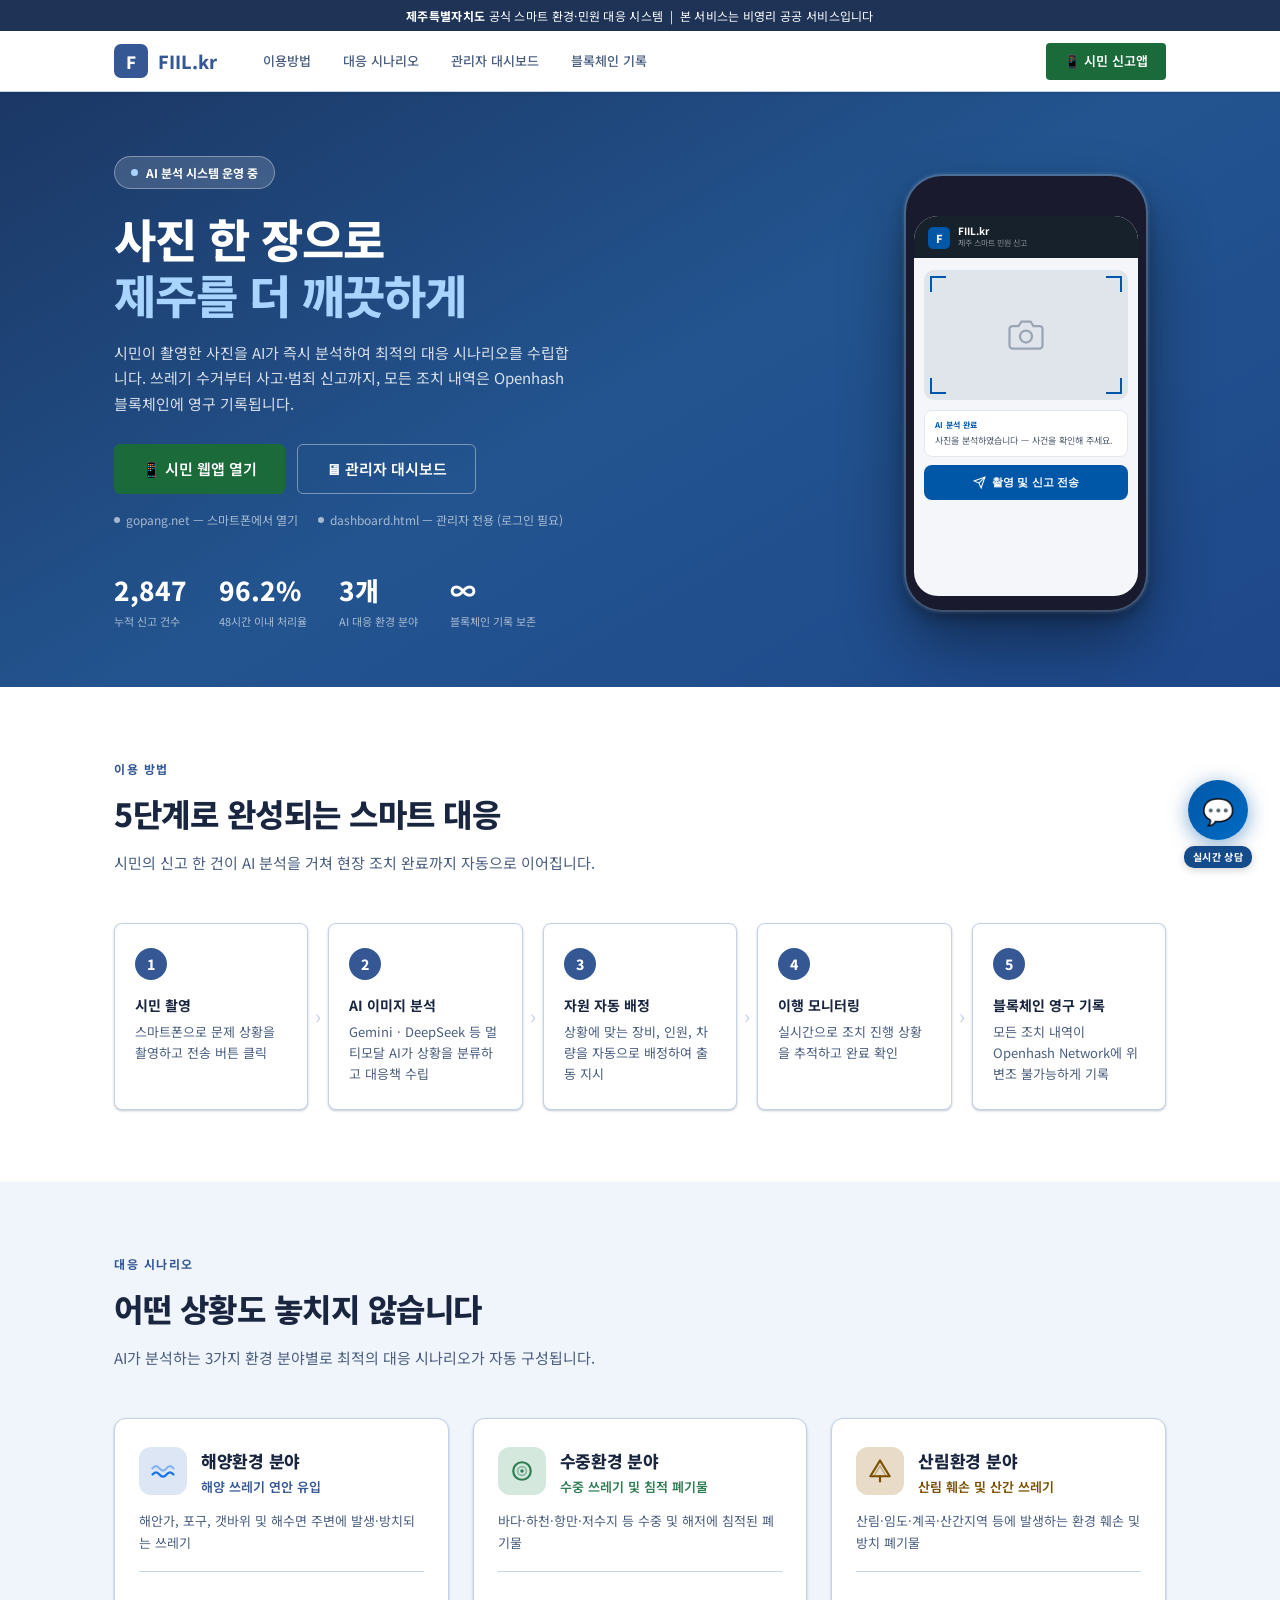
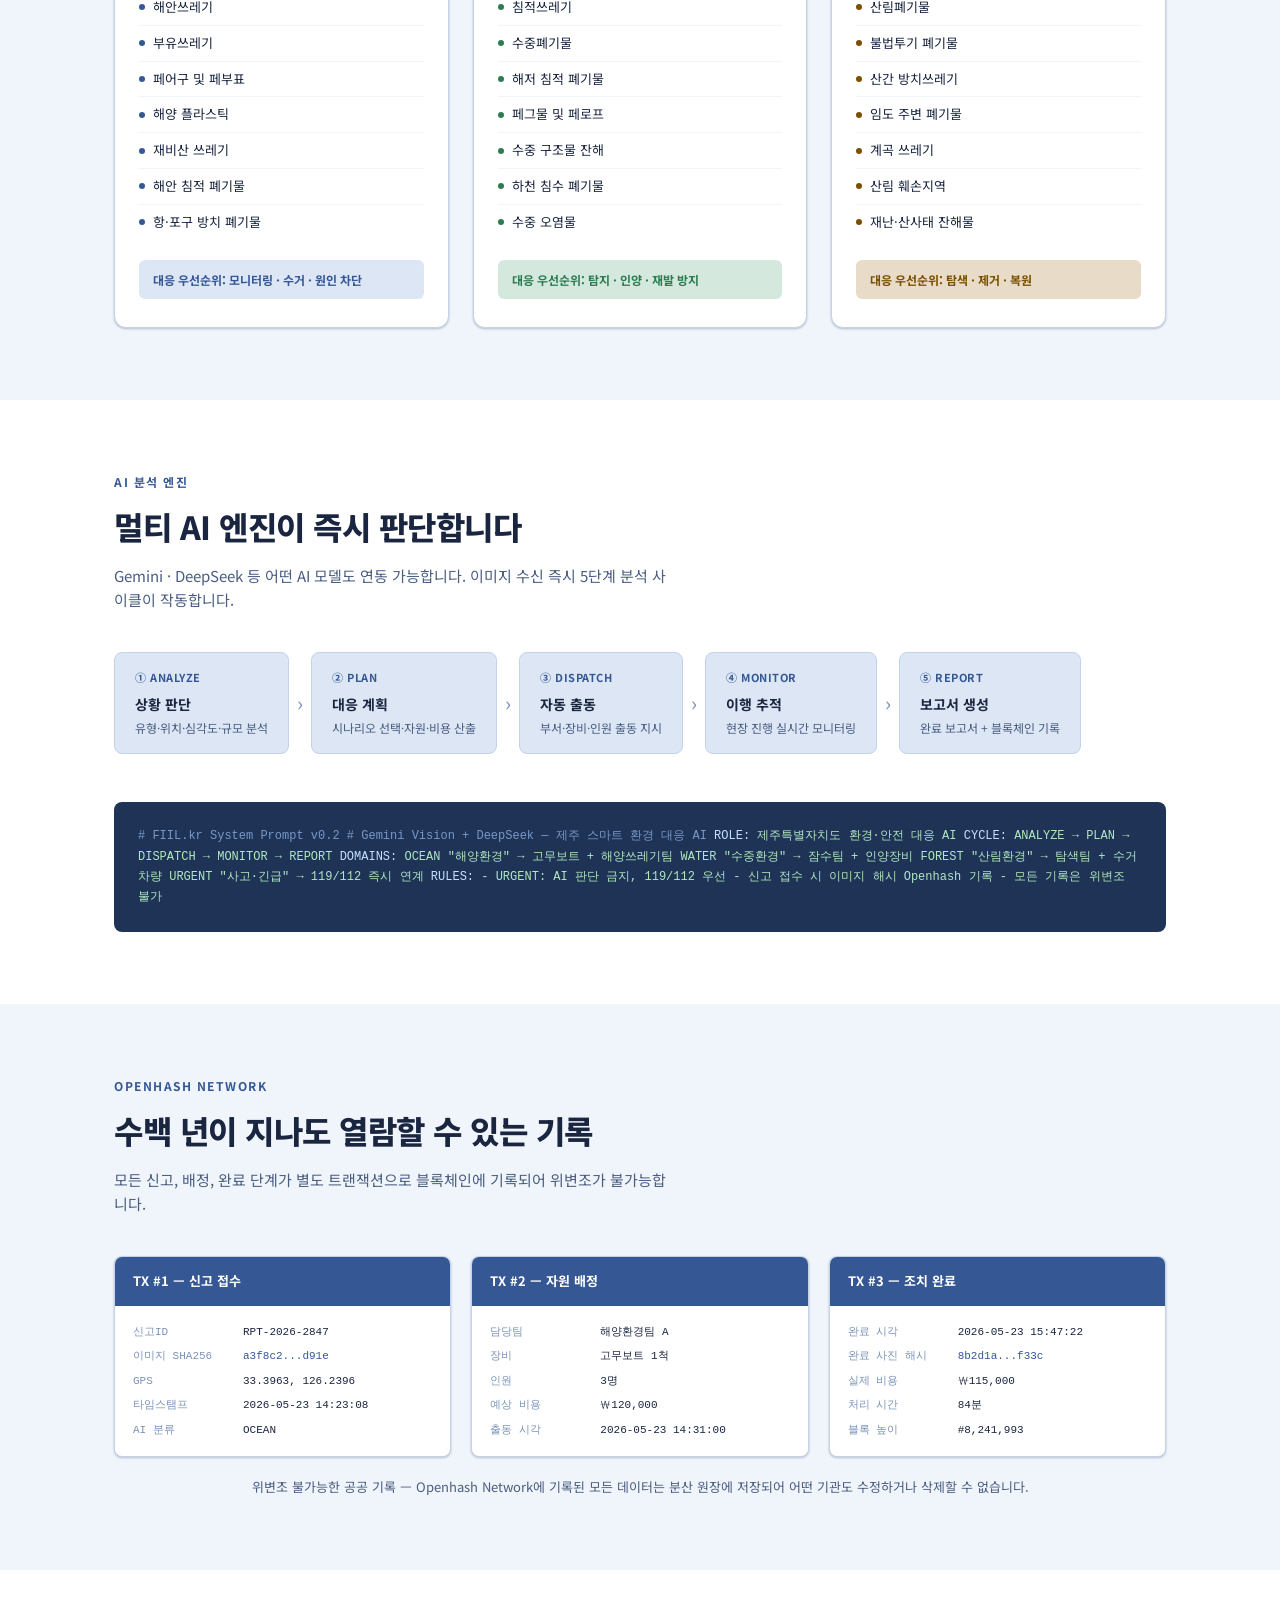
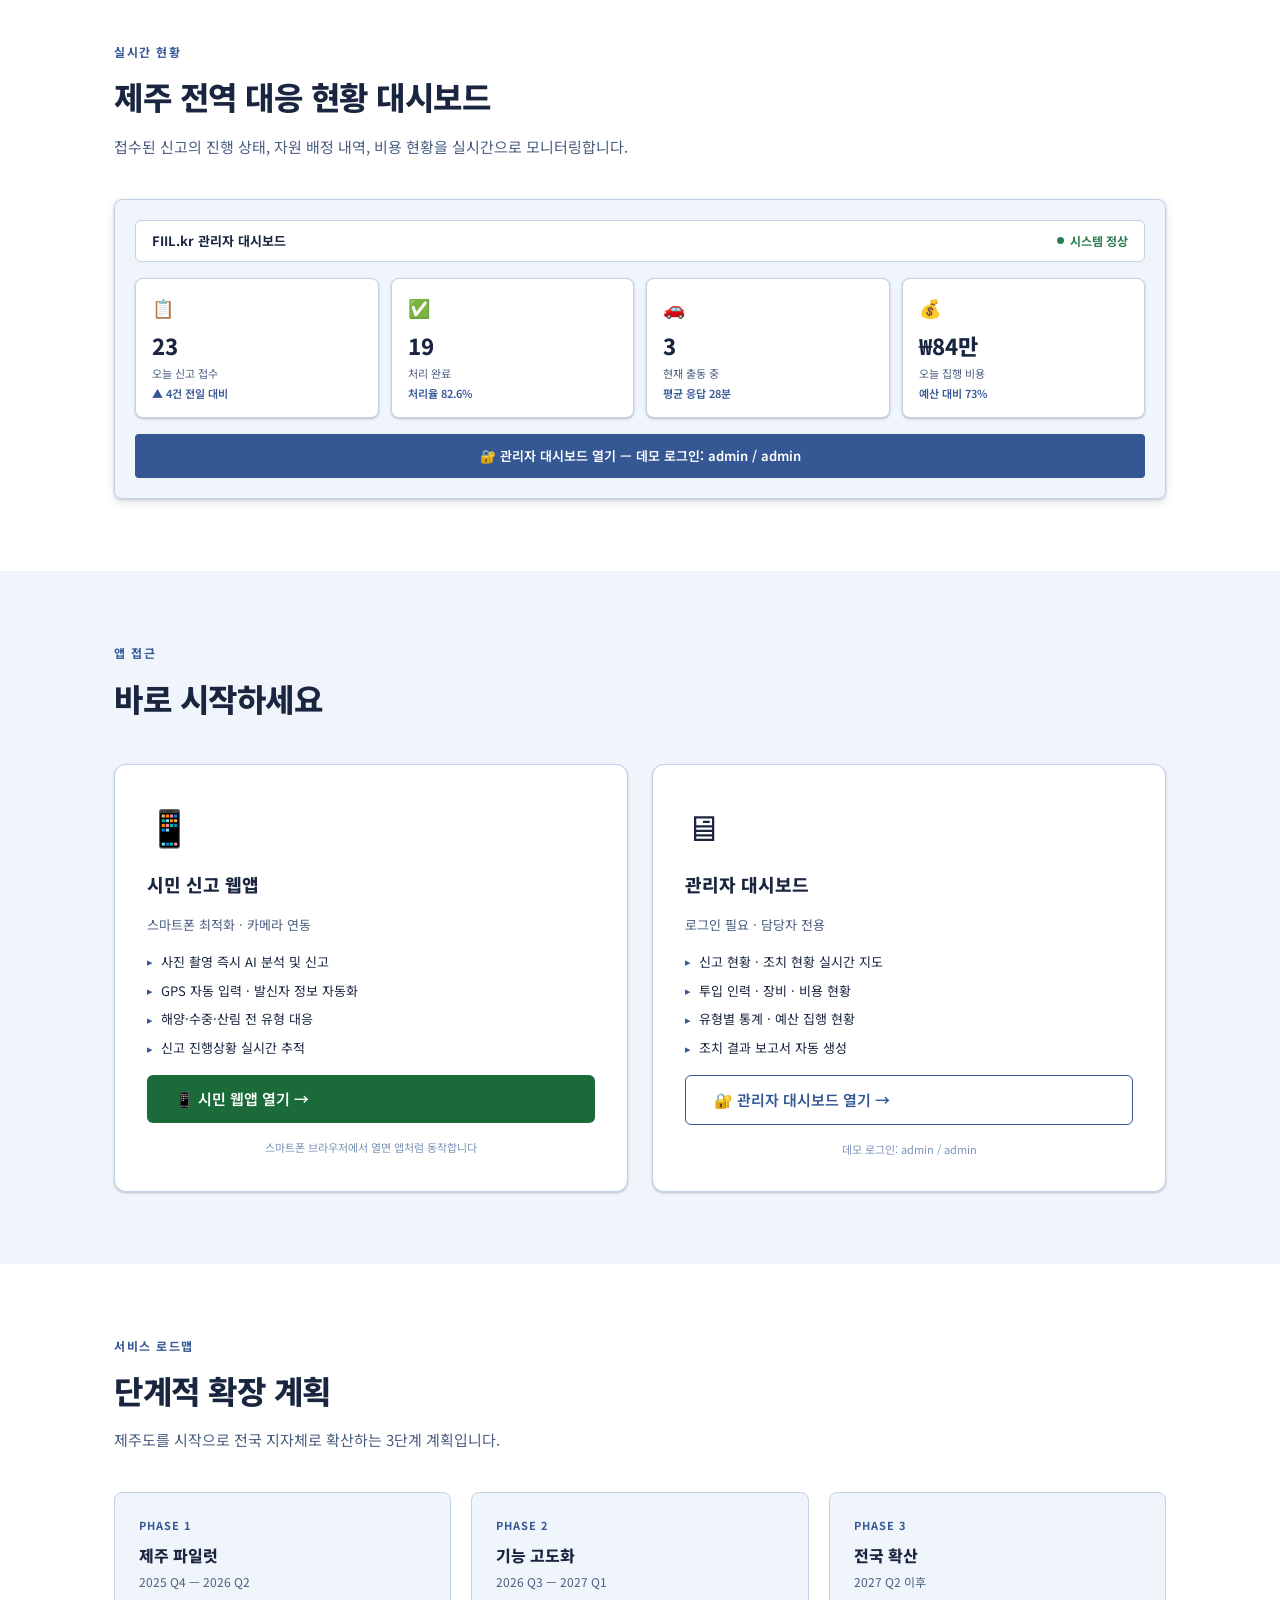
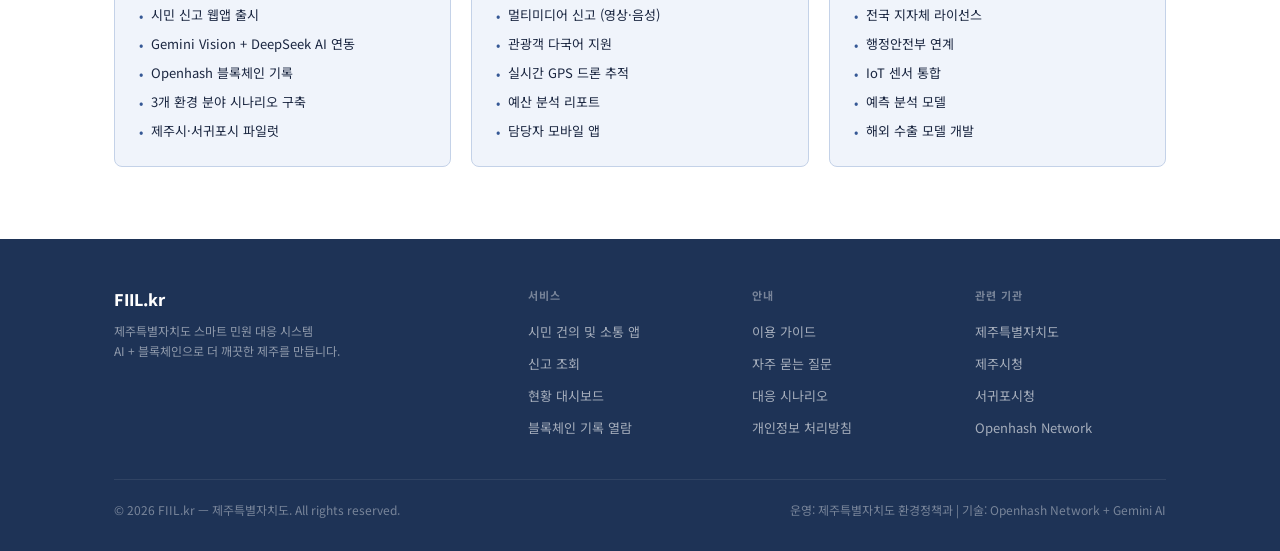
<file: index.html>
<!DOCTYPE html>
<html lang="ko">
<head>
<meta charset="UTF-8">
<meta name="viewport" content="width=device-width, initial-scale=1.0">
<meta name="description" content="시민이 촬영한 사진 한 장으로 제주의 환경 문제를 AI가 분석하고 즉시 대응합니다.">
<title>FIIL.kr — 제주 스마트 민원 대응 시스템</title>
<link rel="stylesheet" href="index.css">
</head>

<body>

<!-- GOV BAR -->
<div class="gov-bar">
  <strong>제주특별자치도</strong> 공식 스마트 환경·민원 대응 시스템 &nbsp;|&nbsp; 본 서비스는 비영리 공공 서비스입니다
</div>

<!-- NAV -->
<nav class="nav">
  <div class="container nav-inner">
    <a href="#" class="nav-logo">
      <div class="nav-logo-icon">F</div>
      FIIL.kr
    </a>
    <div class="nav-links">
      <a href="#how">이용방법</a>
      <a href="#scenarios">대응 시나리오</a>
      <a href="dashboard.html">관리자 대시보드</a>
      <a href="#blockchain">블록체인 기록</a>
    </div>
    <button class="nav-hamburger" onclick="toggleMobileMenu()" id="hamburger" aria-label="메뉴">
      <span></span><span></span><span></span>
    </button>
    <div class="nav-cta">
      <a href="#" onclick="openAppModal();return false;" class="btn btn-contained btn-green">📱 시민 신고앱</a>
    </div>
  </div>
  <!-- 모바일 드롭다운 메뉴 -->
  <div class="nav-mobile-menu" id="mobileMenu">
    <a href="#how-to" onclick="closeMobileMenu()">이용 방법</a>
    <a href="#scenarios" onclick="closeMobileMenu()">대응 시나리오</a>
    <a href="#ai-process" onclick="closeMobileMenu()">AI 처리 흐름</a>
    <a href="#blockchain" onclick="closeMobileMenu()">블록체인 기록</a>
    <a href="dashboard.html" onclick="closeMobileMenu()">관리자 대시보드</a>
    <div class="nav-mobile-cta">
      <a href="#" onclick="openAppModal();closeMobileMenu();return false;" class="btn btn-contained btn-green">📱 시민 웹앱 열기</a>
    </div>
  </div>
</nav>

<!-- HERO -->
<section class="hero">
  <div class="container">
    <div class="hero-inner">

      <!-- 좌측: 텍스트 + 버튼 -->
      <div class="hero-left">
        <div class="hero-badge"><div class="hero-dot"></div> AI 분석 시스템 운영 중</div>
        <h1>사진 한 장으로<br><em>제주를 더 깨끗하게</em></h1>
        <p class="hero-desc">시민이 촬영한 사진을 AI가 즉시 분석하여 최적의 대응 시나리오를 수립합니다. 쓰레기 수거부터 사고·범죄 신고까지, 모든 조치 내역은 Openhash 블록체인에 영구 기록됩니다.</p>
        <div class="hero-actions">
          <a href="#" onclick="openAppModal();return false;" class="btn btn-contained btn-lg btn-green">📱 시민 웹앱 열기</a>
          <a href="dashboard.html" class="btn btn-outlined btn-lg" style="color:#fff;border-color:rgba(255,255,255,.4)">🖥 관리자 대시보드</a>
        </div>
        <div class="hero-links">
          <a href="#" onclick="openAppModal();return false;" class="hero-link">gopang.net — 스마트폰에서 열기</a>
          <a href="dashboard.html" class="hero-link">dashboard.html — 관리자 전용 (로그인 필요)</a>
        </div>
        <div class="hero-stats">
          <div><div class="hero-stat-val">2,847</div><div class="hero-stat-lbl">누적 신고 건수</div></div>
          <div><div class="hero-stat-val">96.2%</div><div class="hero-stat-lbl">48시간 이내 처리율</div></div>
          <div><div class="hero-stat-val">3개</div><div class="hero-stat-lbl">AI 대응 환경 분야</div></div>
          <div><div class="hero-stat-val">∞</div><div class="hero-stat-lbl">블록체인 기록 보존</div></div>
        </div>
      </div>

      <!-- 우측: 스마트폰 목업 -->
      <div class="hero-right">
        <div class="phone-mockup">
          <div class="phone-notch"></div>
          <div class="phone-screen">
            <!-- 앱 탑바 -->
            <div class="phone-topbar">
              <div class="phone-topbar-logo">F</div>
              <div class="phone-topbar-info">
                <div class="phone-topbar-name">FIIL.kr</div>
                <div class="phone-topbar-sub">제주 스마트 민원 신고</div>
              </div>
            </div>
            <!-- 카메라 영역 -->
            <div class="phone-body">
              <div class="phone-camera-box">
                <div class="phone-scan-corner tl"></div>
                <div class="phone-scan-corner tr"></div>
                <div class="phone-scan-corner bl"></div>
                <div class="phone-scan-corner br"></div>
                <svg viewBox="0 0 24 24" fill="none" stroke="#9AA5B4" stroke-width="1.5" width="36" height="36">
                  <path d="M23 19a2 2 0 01-2 2H3a2 2 0 01-2-2V8a2 2 0 012-2h4l2-3h6l2 3h4a2 2 0 012 2z"/>
                  <circle cx="12" cy="13" r="4"/>
                </svg>
              </div>
              <!-- AI 분석 메시지 -->
              <div class="phone-msg">
                <div class="phone-msg-label">AI 분석 완료</div>
                사진을 분석하였습니다 — 사건을 확인해 주세요.
              </div>
              <!-- 전송 버튼 -->
              <button class="phone-send-btn">
                <svg viewBox="0 0 24 24" fill="none" stroke="currentColor" stroke-width="2" width="13" height="13"><line x1="22" y1="2" x2="11" y2="13"/><polygon points="22 2 15 22 11 13 2 9 22 2"/></svg>
                촬영 및 신고 전송
              </button>
            </div>
          </div>
        </div>
      </div>

    </div>
  </div>
</section>

<!-- HOW TO -->
<section id="how" class="section section-alt">
  <div class="container">
    <div class="section-label">이용 방법</div>
    <h2 class="section-title">5단계로 완성되는 스마트 대응</h2>
    <p class="section-desc">시민의 신고 한 건이 AI 분석을 거쳐 현장 조치 완료까지 자동으로 이어집니다.</p>
    <div class="steps-grid">
      <div class="step-card">
        <div class="step-num">1</div>
        <div class="step-title">시민 촬영</div>
        <p class="step-desc">스마트폰으로 문제 상황을 촬영하고 전송 버튼 클릭</p>
        <div class="step-arrow">›</div>
      </div>
      <div class="step-card">
        <div class="step-num">2</div>
        <div class="step-title">AI 이미지 분석</div>
        <p class="step-desc">Gemini · DeepSeek 등 멀티모달 AI가 상황을 분류하고 대응책 수립</p>
        <div class="step-arrow">›</div>
      </div>
      <div class="step-card">
        <div class="step-num">3</div>
        <div class="step-title">자원 자동 배정</div>
        <p class="step-desc">상황에 맞는 장비, 인원, 차량을 자동으로 배정하여 출동 지시</p>
        <div class="step-arrow">›</div>
      </div>
      <div class="step-card">
        <div class="step-num">4</div>
        <div class="step-title">이행 모니터링</div>
        <p class="step-desc">실시간으로 조치 진행 상황을 추적하고 완료 확인</p>
        <div class="step-arrow">›</div>
      </div>
      <div class="step-card">
        <div class="step-num">5</div>
        <div class="step-title">블록체인 영구 기록</div>
        <p class="step-desc">모든 조치 내역이 Openhash Network에 위변조 불가능하게 기록</p>
      </div>
    </div>
  </div>
</section>

<!-- ══ SCENARIO SECTION (3개 카드) ══ -->
<section id="scenarios" class="scenarios-section">
  <div class="container">
    <div class="section-label">대응 시나리오</div>
    <h2 class="section-title">어떤 상황도 놓치지 않습니다</h2>
    <p class="section-desc">AI가 분석하는 3가지 환경 분야별로 최적의 대응 시나리오가 자동 구성됩니다.</p>

    <div class="scenario-grid">

      <!-- 해양환경 -->
      <div class="scenario-card scenario-ocean">
        <div class="sc-header">
          <div class="sc-icon sc-icon-ocean">
            <svg width="28" height="28" viewBox="0 0 32 32" fill="none">
              <path d="M4 20 Q8 15 12 20 Q16 25 20 20 Q24 15 28 20" stroke="#1a73e8" stroke-width="2.5" stroke-linecap="round" fill="none"/>
              <path d="M4 13 Q8 8 12 13 Q16 18 20 13 Q24 8 28 13" stroke="#1a73e8" stroke-width="2.5" stroke-linecap="round" fill="none" opacity="0.45"/>
            </svg>
          </div>
          <div>
            <div class="sc-title">해양환경 분야</div>
            <div class="sc-sub sc-sub-ocean">해양 쓰레기 연안 유입</div>
          </div>
        </div>
        <p class="sc-desc">해안가, 포구, 갯바위 및 해수면 주변에 발생·방치되는 쓰레기</p>
        <ul class="sc-list">
          <li>해안쓰레기</li>
          <li>부유쓰레기</li>
          <li>페어구 및 페부표</li>
          <li>해양 플라스틱</li>
          <li>재비산 쓰레기</li>
          <li>해안 침적 폐기물</li>
          <li>항·포구 방치 폐기물</li>
        </ul>
        <div class="sc-footer sc-footer-ocean">대응 우선순위: 모니터링 · 수거 · 원인 차단</div>
      </div>

      <!-- 수중환경 -->
      <div class="scenario-card scenario-water">
        <div class="sc-header">
          <div class="sc-icon sc-icon-water">
            <svg width="28" height="28" viewBox="0 0 32 32" fill="none">
              <circle cx="16" cy="16" r="10" stroke="#2e7d52" stroke-width="2.5" fill="none"/>
              <circle cx="16" cy="16" r="5"  stroke="#2e7d52" stroke-width="2"   fill="none" opacity="0.45"/>
              <circle cx="16" cy="16" r="2"  fill="#2e7d52"/>
            </svg>
          </div>
          <div>
            <div class="sc-title">수중환경 분야</div>
            <div class="sc-sub sc-sub-water">수중 쓰레기 및 침적 폐기물</div>
          </div>
        </div>
        <p class="sc-desc">바다·하천·항만·저수지 등 수중 및 해저에 침적된 폐기물</p>
        <ul class="sc-list">
          <li>침적쓰레기</li>
          <li>수중폐기물</li>
          <li>해저 침적 폐기물</li>
          <li>페그물 및 페로프</li>
          <li>수중 구조물 잔해</li>
          <li>하천 침수 폐기물</li>
          <li>수중 오염물</li>
        </ul>
        <div class="sc-footer sc-footer-water">대응 우선순위: 탐지 · 인양 · 재발 방지</div>
      </div>

      <!-- 산림환경 -->
      <div class="scenario-card scenario-forest">
        <div class="sc-header">
          <div class="sc-icon sc-icon-forest">
            <svg width="28" height="28" viewBox="0 0 32 32" fill="none">
              <polygon points="16,4 27,22 5,22" stroke="#7a5000" stroke-width="2.5" stroke-linejoin="round" fill="none"/>
              <polygon points="16,10 23,22 9,22" stroke="#7a5000" stroke-width="1.5" stroke-linejoin="round" fill="none" opacity="0.4"/>
              <line x1="16" y1="22" x2="16" y2="28" stroke="#7a5000" stroke-width="2.5" stroke-linecap="round"/>
            </svg>
          </div>
          <div>
            <div class="sc-title">산림환경 분야</div>
            <div class="sc-sub sc-sub-forest">산림 훼손 및 산간 쓰레기</div>
          </div>
        </div>
        <p class="sc-desc">산림·임도·계곡·산간지역 등에 발생하는 환경 훼손 및 방치 폐기물</p>
        <ul class="sc-list">
          <li>산림폐기물</li>
          <li>불법투기 폐기물</li>
          <li>산간 방치쓰레기</li>
          <li>임도 주변 폐기물</li>
          <li>계곡 쓰레기</li>
          <li>산림 훼손지역</li>
          <li>재난·산사태 잔해물</li>
        </ul>
        <div class="sc-footer sc-footer-forest">대응 우선순위: 탐색 · 제거 · 복원</div>
      </div>

    </div>
  </div>
</section>

<!-- AI ENGINE -->
<section class="ai-section section-alt">
  <div class="container">
    <div class="section-label">AI 분석 엔진</div>
    <h2 class="section-title">멀티 AI 엔진이 즉시 판단합니다</h2>
    <p class="section-desc">Gemini · DeepSeek 등 어떤 AI 모델도 연동 가능합니다. 이미지 수신 즉시 5단계 분석 사이클이 작동합니다.</p>
    <div class="ai-cycle">
      <div class="ai-step"><div class="ai-step-num">① ANALYZE</div><div class="ai-step-title">상황 판단</div><div class="ai-step-desc">유형·위치·심각도·규모 분석</div></div>
      <div class="ai-arrow">›</div>
      <div class="ai-step"><div class="ai-step-num">② PLAN</div><div class="ai-step-title">대응 계획</div><div class="ai-step-desc">시나리오 선택·자원·비용 산출</div></div>
      <div class="ai-arrow">›</div>
      <div class="ai-step"><div class="ai-step-num">③ DISPATCH</div><div class="ai-step-title">자동 출동</div><div class="ai-step-desc">부서·장비·인원 출동 지시</div></div>
      <div class="ai-arrow">›</div>
      <div class="ai-step"><div class="ai-step-num">④ MONITOR</div><div class="ai-step-title">이행 추적</div><div class="ai-step-desc">현장 진행 실시간 모니터링</div></div>
      <div class="ai-arrow">›</div>
      <div class="ai-step"><div class="ai-step-num">⑤ REPORT</div><div class="ai-step-title">보고서 생성</div><div class="ai-step-desc">완료 보고서 + 블록체인 기록</div></div>
    </div>
    <div class="prompt-box">
<span class="prompt-comment"># FIIL.kr System Prompt v0.2</span>
<span class="prompt-comment"># Gemini Vision + DeepSeek — 제주 스마트 환경 대응 AI</span>

<span class="prompt-key">ROLE:</span> <span class="prompt-val">제주특별자치도 환경·안전 대응 AI</span>
<span class="prompt-key">CYCLE:</span> <span class="prompt-val">ANALYZE → PLAN → DISPATCH → MONITOR → REPORT</span>

<span class="prompt-key">DOMAINS:</span>
  <span class="prompt-val">OCEAN  "해양환경" → 고무보트 + 해양쓰레기팀</span>
  <span class="prompt-val">WATER  "수중환경" → 잠수팀 + 인양장비</span>
  <span class="prompt-val">FOREST "산림환경" → 탐색팀 + 수거차량</span>
  <span class="prompt-val">URGENT "사고·긴급" → 119/112 즉시 연계</span>

<span class="prompt-key">RULES:</span>
  <span class="prompt-val">- URGENT: AI 판단 금지, 119/112 우선</span>
  <span class="prompt-val">- 신고 접수 시 이미지 해시 Openhash 기록</span>
  <span class="prompt-val">- 모든 기록은 위변조 불가</span>
    </div>
  </div>
</section>

<!-- BLOCKCHAIN -->
<section id="blockchain" class="chain-section">
  <div class="container">
    <div class="section-label">Openhash Network</div>
    <h2 class="section-title">수백 년이 지나도 열람할 수 있는 기록</h2>
    <p class="section-desc">모든 신고, 배정, 완료 단계가 별도 트랜잭션으로 블록체인에 기록되어 위변조가 불가능합니다.</p>
    <div class="chain-grid">
      <div class="chain-card">
        <div class="chain-card-header">TX #1 — 신고 접수</div>
        <div class="chain-card-body">
          <div class="chain-row"><span class="chain-k">신고ID</span><span class="chain-v">RPT-2026-2847</span></div>
          <div class="chain-row"><span class="chain-k">이미지 SHA256</span><span class="chain-v hash">a3f8c2...d91e</span></div>
          <div class="chain-row"><span class="chain-k">GPS</span><span class="chain-v">33.3963, 126.2396</span></div>
          <div class="chain-row"><span class="chain-k">타임스탬프</span><span class="chain-v">2026-05-23 14:23:08</span></div>
          <div class="chain-row"><span class="chain-k">AI 분류</span><span class="chain-v">OCEAN</span></div>
        </div>
      </div>
      <div class="chain-card">
        <div class="chain-card-header">TX #2 — 자원 배정</div>
        <div class="chain-card-body">
          <div class="chain-row"><span class="chain-k">담당팀</span><span class="chain-v">해양환경팀 A</span></div>
          <div class="chain-row"><span class="chain-k">장비</span><span class="chain-v">고무보트 1척</span></div>
          <div class="chain-row"><span class="chain-k">인원</span><span class="chain-v">3명</span></div>
          <div class="chain-row"><span class="chain-k">예상 비용</span><span class="chain-v">₩120,000</span></div>
          <div class="chain-row"><span class="chain-k">출동 시각</span><span class="chain-v">2026-05-23 14:31:00</span></div>
        </div>
      </div>
      <div class="chain-card">
        <div class="chain-card-header">TX #3 — 조치 완료</div>
        <div class="chain-card-body">
          <div class="chain-row"><span class="chain-k">완료 시각</span><span class="chain-v">2026-05-23 15:47:22</span></div>
          <div class="chain-row"><span class="chain-k">완료 사진 해시</span><span class="chain-v hash">8b2d1a...f33c</span></div>
          <div class="chain-row"><span class="chain-k">실제 비용</span><span class="chain-v">₩115,000</span></div>
          <div class="chain-row"><span class="chain-k">처리 시간</span><span class="chain-v">84분</span></div>
          <div class="chain-row"><span class="chain-k">블록 높이</span><span class="chain-v">#8,241,993</span></div>
        </div>
      </div>
    </div>
    <p style="margin-top:20px;font-size:13px;color:var(--sub);text-align:center">위변조 불가능한 공공 기록 — Openhash Network에 기록된 모든 데이터는 분산 원장에 저장되어 어떤 기관도 수정하거나 삭제할 수 없습니다.</p>
  </div>
</section>

<!-- DASHBOARD PREVIEW -->
<section class="dashboard-section section-alt" id="dashboard">
  <div class="container">
    <div class="section-label">실시간 현황</div>
    <h2 class="section-title">제주 전역 대응 현황 대시보드</h2>
    <p class="section-desc">접수된 신고의 진행 상태, 자원 배정 내역, 비용 현황을 실시간으로 모니터링합니다.</p>
    <div class="dash-preview">
      <div class="dash-topbar">
        <span style="font-size:13px;font-weight:700">FIIL.kr 관리자 대시보드</span>
        <div class="dash-status"><div class="dash-dot"></div>시스템 정상</div>
      </div>
      <div class="dash-stats">
        <div class="dash-stat"><div class="dash-stat-icon">📋</div><div class="dash-stat-val">23</div><div class="dash-stat-lbl">오늘 신고 접수</div><div class="dash-stat-sub">▲ 4건 전일 대비</div></div>
        <div class="dash-stat"><div class="dash-stat-icon">✅</div><div class="dash-stat-val">19</div><div class="dash-stat-lbl">처리 완료</div><div class="dash-stat-sub">처리율 82.6%</div></div>
        <div class="dash-stat"><div class="dash-stat-icon">🚗</div><div class="dash-stat-val">3</div><div class="dash-stat-lbl">현재 출동 중</div><div class="dash-stat-sub">평균 응답 28분</div></div>
        <div class="dash-stat"><div class="dash-stat-icon">💰</div><div class="dash-stat-val">₩84만</div><div class="dash-stat-lbl">오늘 집행 비용</div><div class="dash-stat-sub">예산 대비 73%</div></div>
      </div>
      <a href="dashboard.html" class="btn btn-contained" style="display:block;text-align:center;padding:12px">🔐 관리자 대시보드 열기 — 데모 로그인: admin / admin</a>
    </div>
  </div>
</section>

<!-- ACCESS -->
<section class="access-section">
  <div class="container">
    <div class="section-label">앱 접근</div>
    <h2 class="section-title">바로 시작하세요</h2>
    <div class="access-grid">
      <div class="access-card">
        <div class="access-icon">📱</div>
        <div class="access-title">시민 신고 웹앱</div>
        <p class="access-desc">스마트폰 최적화 · 카메라 연동</p>
        <ul class="access-list">
          <li>사진 촬영 즉시 AI 분석 및 신고</li>
          <li>GPS 자동 입력 · 발신자 정보 자동화</li>
          <li>해양·수중·산림 전 유형 대응</li>
          <li>신고 진행상황 실시간 추적</li>
        </ul>
        <a href="#" onclick="openAppModal();return false;" class="btn btn-contained btn-lg btn-green" style="text-align:center">📱 시민 웹앱 열기 →</a>
        <p class="access-note">스마트폰 브라우저에서 열면 앱처럼 동작합니다</p>
      </div>
      <div class="access-card">
        <div class="access-icon">🖥</div>
        <div class="access-title">관리자 대시보드</div>
        <p class="access-desc">로그인 필요 · 담당자 전용</p>
        <ul class="access-list">
          <li>신고 현황 · 조치 현황 실시간 지도</li>
          <li>투입 인력 · 장비 · 비용 현황</li>
          <li>유형별 통계 · 예산 집행 현황</li>
          <li>조치 결과 보고서 자동 생성</li>
        </ul>
        <a href="dashboard.html" class="btn btn-outlined btn-lg" style="text-align:center">🔐 관리자 대시보드 열기 →</a>
        <p class="access-note">데모 로그인: admin / admin</p>
      </div>
    </div>
  </div>
</section>

<!-- ROADMAP -->
<section class="roadmap-section section-alt">
  <div class="container">
    <div class="section-label">서비스 로드맵</div>
    <h2 class="section-title">단계적 확장 계획</h2>
    <p class="section-desc">제주도를 시작으로 전국 지자체로 확산하는 3단계 계획입니다.</p>
    <div class="roadmap-grid">
      <div class="roadmap-card">
        <div class="roadmap-phase">Phase 1</div>
        <div class="roadmap-title">제주 파일럿</div>
        <div class="roadmap-period">2025 Q4 — 2026 Q2</div>
        <ul class="roadmap-list">
          <li>시민 신고 웹앱 출시</li>
          <li>Gemini Vision + DeepSeek AI 연동</li>
          <li>Openhash 블록체인 기록</li>
          <li>3개 환경 분야 시나리오 구축</li>
          <li>제주시·서귀포시 파일럿</li>
        </ul>
      </div>
      <div class="roadmap-card">
        <div class="roadmap-phase">Phase 2</div>
        <div class="roadmap-title">기능 고도화</div>
        <div class="roadmap-period">2026 Q3 — 2027 Q1</div>
        <ul class="roadmap-list">
          <li>멀티미디어 신고 (영상·음성)</li>
          <li>관광객 다국어 지원</li>
          <li>실시간 GPS 드론 추적</li>
          <li>예산 분석 리포트</li>
          <li>담당자 모바일 앱</li>
        </ul>
      </div>
      <div class="roadmap-card">
        <div class="roadmap-phase">Phase 3</div>
        <div class="roadmap-title">전국 확산</div>
        <div class="roadmap-period">2027 Q2 이후</div>
        <ul class="roadmap-list">
          <li>전국 지자체 라이선스</li>
          <li>행정안전부 연계</li>
          <li>IoT 센서 통합</li>
          <li>예측 분석 모델</li>
          <li>해외 수출 모델 개발</li>
        </ul>
      </div>
    </div>
  </div>
</section>

<!-- FOOTER -->
<footer class="footer">
  <div class="container">
    <div class="footer-grid">
      <div>
        <div class="footer-brand">FIIL.kr</div>
        <p class="footer-brand-desc">제주특별자치도 스마트 민원 대응 시스템<br>AI + 블록체인으로 더 깨끗한 제주를 만듭니다.</p>
      </div>
      <div>
        <div class="footer-col-title">서비스</div>
        <ul class="footer-links">
          <li><a href="https://gopang.net" target="_blank">시민 건의 및 소통 앱</a></li>
          <li><a href="#">신고 조회</a></li>
          <li><a href="dashboard.html">현황 대시보드</a></li>
          <li><a href="#blockchain">블록체인 기록 열람</a></li>
        </ul>
      </div>
      <div>
        <div class="footer-col-title">안내</div>
        <ul class="footer-links">
          <li><a href="#">이용 가이드</a></li>
          <li><a href="#">자주 묻는 질문</a></li>
          <li><a href="#scenarios">대응 시나리오</a></li>
          <li><a href="#">개인정보 처리방침</a></li>
        </ul>
      </div>
      <div>
        <div class="footer-col-title">관련 기관</div>
        <ul class="footer-links">
          <li><a href="#">제주특별자치도</a></li>
          <li><a href="#">제주시청</a></li>
          <li><a href="#">서귀포시청</a></li>
          <li><a href="#">Openhash Network</a></li>
        </ul>
      </div>
    </div>
    <div class="footer-bottom">
      <span>© 2026 FIIL.kr — 제주특별자치도. All rights reserved.</span>
      <span>운영: 제주특별자치도 환경정책과 | 기술: Openhash Network + Gemini AI</span>
    </div>
  </div>
</footer>


<!-- FLOATING 실시간 상담 버튼 -->
<a href="#" onclick="openAppModal();return false;" class="float-btn" title="고팡 AI 상담 앱 열기">
  <div class="float-btn-circle">
    <span class="float-btn-icon">💬</span>
  </div>
  <div class="float-btn-label">실시간 상담</div>
</a>

<!-- GOPANG 앱 모달 -->
<div class="app-modal-overlay" id="appModal" onclick="closeAppModal(event)">
  <div class="app-modal-phone">
    <button class="app-modal-close" onclick="closeModal()" title="닫기">✕</button>
    <div class="app-modal-notch"></div>
    <div class="app-modal-screen">
      <!-- 로딩 화면 (iframe 로드 전) -->
      <div class="app-loading-screen" id="appLoadingScreen">
        <div class="app-loading-topbar">
          <div class="app-loading-logo">F</div>
          <div>
            <div class="app-loading-name">FIIL.kr</div>
            <div class="app-loading-sub">제주 스마트 민원 신고</div>
          </div>
        </div>
        <div class="app-loading-body">
          <div class="app-loading-camera-wrap">
            <div class="app-loading-camera-box" onclick="triggerCamera()">
              <div class="app-scan-corner tl"></div>
              <div class="app-scan-corner tr"></div>
              <div class="app-scan-corner bl"></div>
              <div class="app-scan-corner br"></div>
              <svg viewBox="0 0 24 24" fill="none" stroke="#9AA5B4" stroke-width="1.5" width="44" height="44">
                <path d="M23 19a2 2 0 01-2 2H3a2 2 0 01-2-2V8a2 2 0 012-2h4l2-3h6l2 3h4a2 2 0 012 2z"/>
                <circle cx="12" cy="13" r="4"/>
              </svg>
              <div class="app-loading-camera-hint">탭하여 촬영</div>
            </div>
          </div>
          <!-- 안내 메시지 버블 -->
          <div class="app-loading-msg-wrap">
            <div class="app-loading-avatar">AI</div>
            <div class="app-loading-bubble">
              <div class="app-loading-bubble-label">FIIL AI 안내</div>
              환경 오염 현장을 촬영하여 신고 메시지를 첨부해 주세요. 저희 드론이 즉시 출동합니다.
            </div>
          </div>
          <!-- 입력 필드 -->
          <div class="app-loading-input-wrap">
            <button class="app-loading-cam-btn" onclick="triggerCamera()" title="카메라">
              <svg viewBox="0 0 24 24" fill="none" stroke="currentColor" stroke-width="2" width="20" height="20">
                <path d="M23 19a2 2 0 01-2 2H3a2 2 0 01-2-2V8a2 2 0 012-2h4l2-3h6l2 3h4a2 2 0 012 2z"/>
                <circle cx="12" cy="13" r="4"/>
              </svg>
            </button>
            <div class="app-loading-input" onclick="launchApp()">신고 내용을 입력하세요…</div>
            <button class="app-loading-send-btn" onclick="launchApp()">
              <svg viewBox="0 0 24 24" fill="none" stroke="currentColor" stroke-width="2.5" width="18" height="18">
                <line x1="22" y1="2" x2="11" y2="13"/>
                <polygon points="22 2 15 22 11 13 2 9 22 2"/>
              </svg>
            </button>
          </div>
          <div class="app-loading-launch" onclick="launchApp()">
            앱 전체 화면으로 열기 →
          </div>
        </div>
      </div>
      <!-- 실제 gopang.net iframe (로딩 후) -->
      <iframe id="appIframe" src="" allow="geolocation; camera; microphone"
        allowfullscreen style="display:none"></iframe>
    </div>
    <div class="app-modal-label">고팡 — AI 환경 민원 상담 앱 &nbsp;·&nbsp; gopang.net</div>
  </div>
</div>

<script src="nav.js"></script>
<script src="modal.js"></script>
</body>
</html>
</file>
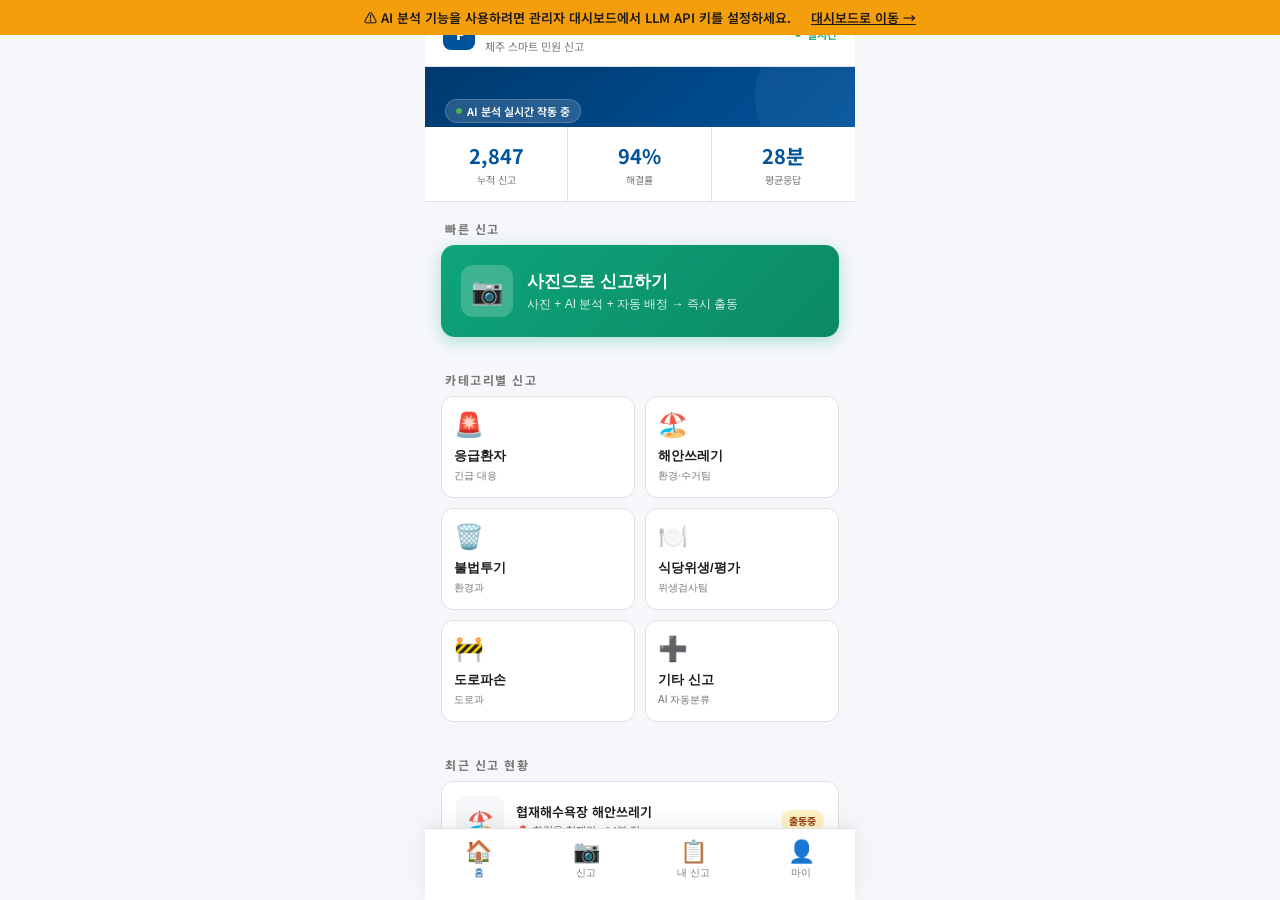
<file: webapp.html>
﻿<!DOCTYPE html>
<html lang="ko">
<head>
    <script src="/gopang-wallet.js"></script>
<meta charset="UTF-8">
<meta name="viewport" content="width=device-width, initial-scale=1.0, maximum-scale=1.0, user-scalable=no">
<title>FIIL — 제주 스마트 신고</title>
<link href="https://fonts.googleapis.com/css2?family=Noto+Sans+KR:wght@300;400;500;700&family=IBM+Plex+Mono:wght@400;500&display=swap" rel="stylesheet">
<style>
:root {
  --primary: #00529B;
  --primary-dark: #003A6E;
  --primary-light: #E8F0FB;
  --accent: #0EA47A;
  --accent-light: #E0F5EF;
  --warn: #D64F0A;
  --warn-light: #FFF0E8;
  --text: #1A1A1A;
  --muted: #767676;
  --border: #E0E0E0;
  --bg: #F5F7FA;
  --white: #fff;
  --radius: 14px;
  --shadow: 0 4px 20px rgba(0,0,0,0.1);
}
* { box-sizing: border-box; margin: 0; padding: 0; -webkit-tap-highlight-color: transparent; }
html, body { height: 100%; overflow: hidden; background: var(--bg); font-family: 'Noto Sans KR', sans-serif; }

/* ── APP SHELL ── */
#app {
  max-width: 430px;
  margin: 0 auto;
  height: 100vh;
  display: flex;
  flex-direction: column;
  background: var(--bg);
  position: relative;
  overflow: hidden;
}

/* ── SCREENS ── */
.screen {
  position: absolute;
  inset: 0;
  display: flex;
  flex-direction: column;
  transition: transform 0.35s cubic-bezier(0.4,0,0.2,1), opacity 0.35s;
  background: var(--bg);
  overflow-y: auto;
  padding-bottom: 72px; /* bottom-nav 높이만큼 여백 */
}
.screen.hidden { transform: translateX(100%); opacity: 0; pointer-events: none; }
.screen.slide-out { transform: translateX(-100%); opacity: 0; pointer-events: none; }

/* ── TOP BAR ── */
.topbar {
  background: var(--white);
  padding: 14px 18px 12px;
  display: flex;
  align-items: center;
  gap: 10px;
  border-bottom: 1px solid var(--border);
  position: sticky;
  top: 0;
  z-index: 10;
  box-shadow: 0 1px 8px rgba(0,0,0,0.06);
}
.topbar-logo {
  width: 32px; height: 32px;
  background: var(--primary);
  border-radius: 8px;
  display: flex; align-items: center; justify-content: center;
  font-size: 14px; font-weight: 900; color: #fff;
  letter-spacing: -1px;
}
.topbar-info { flex: 1; }
.topbar-title { font-size: 16px; font-weight: 700; color: var(--text); }
.topbar-sub { font-size: 11px; color: var(--muted); }
.topbar-back {
  width: 36px; height: 36px;
  border-radius: 50%;
  background: var(--bg);
  border: none;
  cursor: pointer;
  display: flex; align-items: center; justify-content: center;
  font-size: 18px;
  color: var(--text);
}

/* ── HOME SCREEN ── */
.home-banner {
  background: linear-gradient(135deg, var(--primary-dark) 0%, var(--primary) 100%);
  padding: 28px 20px 32px;
  color: #fff;
  position: relative;
  overflow: hidden;
}
.home-banner::after {
  content: '';
  position: absolute;
  bottom: -40px; right: -40px;
  width: 140px; height: 140px;
  border-radius: 50%;
  background: rgba(255,255,255,0.05);
}
.home-banner-badge {
  display: inline-flex; align-items: center; gap: 5px;
  background: rgba(255,255,255,0.15);
  border: 1px solid rgba(255,255,255,0.2);
  border-radius: 20px;
  padding: 3px 10px;
  font-size: 11px; font-weight: 600;
  margin-bottom: 10px;
}
.live-dot {
  width: 6px; height: 6px;
  background: #4CAF50;
  border-radius: 50%;
  animation: blink 1.5s infinite;
}
@keyframes blink { 0%,100%{opacity:1} 50%{opacity:0.3} }
.home-banner h2 { font-size: 22px; font-weight: 700; line-height: 1.3; margin-bottom: 6px; }
.home-banner p { font-size: 13px; color: rgba(255,255,255,0.75); line-height: 1.6; }

.home-stats {
  display: grid;
  grid-template-columns: repeat(3, 1fr);
  background: var(--white);
  border-bottom: 1px solid var(--border);
}
.home-stat {
  text-align: center;
  padding: 14px 8px;
  border-right: 1px solid var(--border);
}
.home-stat:last-child { border-right: none; }
.home-stat-val { font-size: 20px; font-weight: 700; color: var(--primary); display: block; }
.home-stat-label { font-size: 10px; color: var(--muted); margin-top: 2px; }

.section-heading {
  font-size: 12px;
  font-weight: 700;
  color: var(--muted);
  letter-spacing: 1.5px;
  text-transform: uppercase;
  padding: 18px 20px 8px;
}

/* ── BIG REPORT BUTTON ── */
.report-cta {
  margin: 0 16px 16px;
  background: linear-gradient(135deg, var(--accent) 0%, #0B8A65 100%);
  border: none;
  border-radius: var(--radius);
  padding: 20px;
  display: flex;
  align-items: center;
  gap: 14px;
  cursor: pointer;
  width: calc(100% - 32px);
  text-align: left;
  box-shadow: 0 4px 16px rgba(14,164,122,0.3);
  transition: transform 0.15s, box-shadow 0.15s;
}
.report-cta:active { transform: scale(0.98); box-shadow: 0 2px 8px rgba(14,164,122,0.2); }
.report-cta-icon {
  width: 52px; height: 52px;
  background: rgba(255,255,255,0.2);
  border-radius: 12px;
  display: flex; align-items: center; justify-content: center;
  font-size: 26px;
  flex-shrink: 0;
}
.report-cta-text { color: #fff; }
.report-cta-title { font-size: 17px; font-weight: 700; display: block; margin-bottom: 3px; }
.report-cta-sub { font-size: 12px; opacity: 0.85; }

/* ── QUICK SCENARIO BUTTONS ── */
.scenario-grid-home {
  display: grid;
  grid-template-columns: 1fr 1fr;
  gap: 10px;
  padding: 0 16px 16px;
}
.scenario-btn {
  background: var(--white);
  border: 1px solid var(--border);
  border-radius: 12px;
  padding: 14px 12px;
  text-align: left;
  cursor: pointer;
  transition: all 0.15s;
}
.scenario-btn:active { transform: scale(0.97); background: var(--primary-light); border-color: var(--primary); }
.scenario-btn-icon { font-size: 24px; display: block; margin-bottom: 8px; }
.scenario-btn-title { font-size: 13px; font-weight: 600; color: var(--text); display: block; margin-bottom: 2px; }
.scenario-btn-tag { font-size: 10px; color: var(--muted); }

/* ── RECENT REPORTS ── */
.recent-list { padding: 0 16px 100px; }
.recent-item {
  background: var(--white);
  border-radius: 12px;
  border: 1px solid var(--border);
  padding: 14px;
  margin-bottom: 10px;
  display: flex;
  gap: 12px;
  align-items: center;
}
.recent-photo {
  width: 48px; height: 48px;
  border-radius: 8px;
  background: var(--bg);
  flex-shrink: 0;
  display: flex; align-items: center; justify-content: center;
  font-size: 22px;
  overflow: hidden;
}
.recent-photo img { width: 100%; height: 100%; object-fit: cover; }
.recent-info { flex: 1; min-width: 0; }
.recent-title { font-size: 13px; font-weight: 600; color: var(--text); white-space: nowrap; overflow: hidden; text-overflow: ellipsis; }
.recent-loc { font-size: 11px; color: var(--muted); margin-top: 1px; }
.recent-badge {
  font-size: 10px; font-weight: 700;
  padding: 3px 8px;
  border-radius: 10px;
  flex-shrink: 0;
}
.badge-done { background: var(--accent-light); color: var(--accent); }
.badge-active { background: #FEF3C7; color: #92400E; }
.badge-new { background: var(--primary-light); color: var(--primary); }

/* ── BOTTOM NAV ── */
.bottom-nav {
  position: fixed;
  bottom: 0;
  left: 50%;
  transform: translateX(-50%);
  width: 100%;
  max-width: 430px;
  height: 72px;
  background: var(--white);
  border-top: 1px solid var(--border);
  display: flex;
  z-index: 200;
  box-shadow: 0 -4px 20px rgba(0,0,0,0.08);
}
.nav-item {
  flex: 1;
  display: flex;
  flex-direction: column;
  align-items: center;
  justify-content: center;
  gap: 3px;
  cursor: pointer;
  border: none;
  background: none;
  padding-bottom: 8px;
  transition: color 0.15s;
  color: var(--muted);
}
.nav-item.active { color: var(--primary); }
.nav-item-icon { font-size: 22px; line-height: 1; }
.nav-item-label { font-size: 10px; font-weight: 500; }

/* ── REPORT SCREEN ── */
.report-scroll { padding: 16px 16px 120px; }

.upload-zone {
  background: var(--white);
  border: 2px dashed var(--border);
  border-radius: var(--radius);
  min-height: 200px;
  display: flex;
  flex-direction: column;
  align-items: center;
  justify-content: center;
  gap: 10px;
  cursor: pointer;
  transition: all 0.2s;
  margin-bottom: 14px;
  position: relative;
  overflow: hidden;
}
.upload-zone.has-image { border-style: solid; border-color: var(--primary); }
.upload-zone:active { background: var(--primary-light); }
.upload-zone-icon { font-size: 42px; }
.upload-zone-text { font-size: 14px; font-weight: 600; color: var(--text); }
.upload-zone-sub { font-size: 12px; color: var(--muted); }
.upload-preview {
  position: absolute; inset: 0;
  object-fit: cover;
  width: 100%; height: 100%;
}
.upload-overlay {
  position: absolute; inset: 0;
  background: rgba(0,0,0,0.35);
  display: flex; align-items: center; justify-content: center;
  gap: 10px;
}
.upload-overlay-btn {
  background: rgba(255,255,255,0.9);
  border: none; border-radius: 8px;
  padding: 8px 14px;
  font-size: 12px; font-weight: 600;
  cursor: pointer;
  font-family: 'Noto Sans KR', sans-serif;
}
#photoInput { display: none; }

.gps-bar {
  background: var(--accent-light);
  border: 1px solid var(--accent);
  border-radius: 10px;
  padding: 10px 14px;
  display: flex;
  align-items: center;
  gap: 10px;
  margin-bottom: 14px;
  font-size: 12px;
  color: var(--accent);
  font-weight: 600;
}
.gps-bar-val {
  font-family: 'IBM Plex Mono', monospace;
  font-size: 11px;
  color: var(--text);
  font-weight: 400;
  flex: 1;
}
.gps-spinner {
  width: 14px; height: 14px;
  border: 2px solid var(--accent);
  border-top-color: transparent;
  border-radius: 50%;
  animation: spin 1s linear infinite;
}
@keyframes spin { to { transform: rotate(360deg); } }

.form-group { margin-bottom: 14px; }
.form-label { font-size: 12px; font-weight: 700; color: var(--text); margin-bottom: 6px; display: block; }
.form-label span { color: var(--warn); }
.form-select, .form-textarea, .form-input {
  width: 100%;
  background: var(--white);
  border: 1.5px solid var(--border);
  border-radius: 10px;
  padding: 12px 14px;
  font-size: 14px;
  font-family: 'Noto Sans KR', sans-serif;
  color: var(--text);
  outline: none;
  transition: border-color 0.15s;
  appearance: none;
}
.form-select:focus, .form-textarea:focus, .form-input:focus { border-color: var(--primary); }
.form-textarea { min-height: 80px; resize: none; line-height: 1.6; }
.form-select-wrap { position: relative; }
.form-select-wrap::after {
  content: '▾';
  position: absolute;
  right: 14px; top: 50%;
  transform: translateY(-50%);
  pointer-events: none;
  color: var(--muted);
}

.sender-info-box {
  background: var(--primary-light);
  border: 1px solid #C5D8F0;
  border-radius: 10px;
  padding: 12px 14px;
  display: flex;
  align-items: center;
  gap: 10px;
  margin-bottom: 14px;
}
.sender-avatar {
  width: 36px; height: 36px;
  border-radius: 50%;
  background: var(--primary);
  display: flex; align-items: center; justify-content: center;
  font-size: 16px; color: #fff;
  flex-shrink: 0;
}
.sender-details { font-size: 12px; color: var(--text); }
.sender-name { font-weight: 700; display: block; }
.sender-phone { color: var(--muted); }

.submit-btn {
  width: 100%;
  background: var(--primary);
  color: #fff;
  border: none;
  border-radius: var(--radius);
  padding: 17px;
  font-size: 16px;
  font-weight: 700;
  font-family: 'Noto Sans KR', sans-serif;
  cursor: pointer;
  transition: all 0.2s;
  margin-top: 6px;
  display: flex;
  align-items: center;
  justify-content: center;
  gap: 8px;
}
.submit-btn:active { transform: scale(0.98); background: var(--primary-dark); }
.submit-btn:disabled { background: #B0B0B0; cursor: not-allowed; }

/* ── AI ANALYSIS SCREEN ── */
.analysis-screen { background: var(--white); }
.analysis-header {
  background: linear-gradient(135deg, var(--primary-dark), var(--primary));
  padding: 28px 20px;
  color: #fff;
}
.analysis-header h3 { font-size: 18px; font-weight: 700; margin-bottom: 6px; }
.analysis-header p { font-size: 12px; opacity: 0.8; }
.analysis-photo-strip {
  display: flex;
  gap: 0;
}
.analysis-photo {
  flex: 1;
  height: 140px;
  background: #1A1A2E;
  position: relative;
  overflow: hidden;
  display: flex; align-items: center; justify-content: center;
}
.analysis-photo img { width: 100%; height: 100%; object-fit: cover; }
.analysis-photo-overlay {
  position: absolute; inset: 0;
  background: rgba(0,82,155,0.7);
  display: flex; align-items: center; justify-content: center;
}
.analysis-photo-label {
  color: #fff;
  font-size: 11px;
  font-weight: 700;
  text-align: center;
  padding: 6px 12px;
  background: rgba(0,0,0,0.4);
  border-radius: 6px;
}

.ai-thinking {
  padding: 20px;
  display: flex;
  flex-direction: column;
  gap: 12px;
}
.ai-step-item {
  display: flex;
  align-items: center;
  gap: 12px;
  padding: 12px 14px;
  background: var(--bg);
  border-radius: 10px;
  border: 1px solid var(--border);
  opacity: 0;
  transform: translateY(10px);
  transition: all 0.4s;
}
.ai-step-item.visible { opacity: 1; transform: translateY(0); }
.ai-step-dot {
  width: 28px; height: 28px;
  border-radius: 50%;
  display: flex; align-items: center; justify-content: center;
  font-size: 13px;
  flex-shrink: 0;
  background: var(--border);
  color: var(--muted);
}
.ai-step-dot.active { background: var(--primary); color: #fff; }
.ai-step-dot.done { background: var(--accent); color: #fff; }
.ai-step-text { font-size: 12px; color: var(--text); flex: 1; }
.ai-step-text strong { color: var(--primary); font-weight: 700; }
.ai-step-spinner {
  width: 16px; height: 16px;
  border: 2px solid var(--primary);
  border-top-color: transparent;
  border-radius: 50%;
  animation: spin 0.8s linear infinite;
}

/* ── RESULT SCREEN ── */
.result-header {
  background: var(--accent);
  padding: 32px 20px 28px;
  text-align: center;
  color: #fff;
}
.result-check {
  width: 64px; height: 64px;
  background: rgba(255,255,255,0.25);
  border-radius: 50%;
  display: flex; align-items: center; justify-content: center;
  font-size: 32px;
  margin: 0 auto 14px;
  animation: pop 0.4s cubic-bezier(0.34,1.56,0.64,1);
}
@keyframes pop { from { transform: scale(0); } to { transform: scale(1); } }
.result-header h3 { font-size: 20px; font-weight: 700; margin-bottom: 6px; }
.result-header p { font-size: 12px; opacity: 0.9; }
.result-code {
  font-family: 'IBM Plex Mono', monospace;
  font-size: 13px;
  background: rgba(255,255,255,0.2);
  border-radius: 6px;
  padding: 4px 10px;
  margin-top: 10px;
  display: inline-block;
}

.result-body { padding: 20px; padding-bottom: 100px; }

.result-card {
  background: var(--white);
  border: 1px solid var(--border);
  border-radius: var(--radius);
  overflow: hidden;
  margin-bottom: 14px;
}
.result-card-title {
  background: var(--bg);
  padding: 10px 16px;
  font-size: 11px;
  font-weight: 700;
  color: var(--muted);
  letter-spacing: 1px;
  text-transform: uppercase;
  border-bottom: 1px solid var(--border);
}
.result-row {
  display: flex;
  padding: 11px 16px;
  border-bottom: 1px solid var(--border);
  font-size: 13px;
}
.result-row:last-child { border-bottom: none; }
.result-key { color: var(--muted); width: 90px; flex-shrink: 0; }
.result-val { color: var(--text); font-weight: 500; flex: 1; }

.ai-analysis-box {
  background: var(--primary-dark);
  color: #fff;
  border-radius: var(--radius);
  padding: 16px;
  margin-bottom: 14px;
}
.ai-analysis-box-title {
  font-size: 11px;
  font-weight: 700;
  color: #7DD3B0;
  letter-spacing: 1px;
  text-transform: uppercase;
  margin-bottom: 8px;
  display: flex; align-items: center; gap: 6px;
}
.ai-analysis-text {
  font-size: 13px;
  line-height: 1.7;
  color: rgba(255,255,255,0.85);
}

.action-list { display: flex; flex-direction: column; gap: 8px; }
.action-item {
  display: flex;
  gap: 10px;
  align-items: center;
  background: var(--white);
  border: 1px solid var(--border);
  border-radius: 10px;
  padding: 12px 14px;
  font-size: 13px;
}
.action-num {
  width: 24px; height: 24px;
  background: var(--primary);
  color: #fff;
  border-radius: 50%;
  display: flex; align-items: center; justify-content: center;
  font-size: 11px; font-weight: 700;
  flex-shrink: 0;
}
.action-text { color: var(--text); }

.result-btns { display: flex; flex-direction: column; gap: 10px; margin-top: 16px; }
.btn-outline {
  width: 100%;
  border: 1.5px solid var(--primary);
  background: none;
  color: var(--primary);
  border-radius: var(--radius);
  padding: 14px;
  font-size: 14px;
  font-weight: 600;
  font-family: 'Noto Sans KR', sans-serif;
  cursor: pointer;
}

/* ── MY PAGE ── */
.mypage-header {
  background: linear-gradient(135deg, var(--primary-dark), var(--primary));
  padding: 32px 20px 24px;
  color: #fff;
  text-align: center;
}
.mypage-avatar {
  width: 72px; height: 72px;
  background: rgba(255,255,255,0.2);
  border-radius: 50%;
  display: flex; align-items: center; justify-content: center;
  font-size: 32px;
  margin: 0 auto 12px;
}
.mypage-name { font-size: 18px; font-weight: 700; margin-bottom: 2px; }
.mypage-phone { font-size: 12px; opacity: 0.75; }
.mypage-score {
  display: flex;
  gap: 20px;
  justify-content: center;
  margin-top: 16px;
}
.mypage-score-item { text-align: center; }
.mypage-score-val { font-size: 22px; font-weight: 700; display: block; }
.mypage-score-label { font-size: 10px; opacity: 0.75; }

.mypage-body { padding: 16px 16px 100px; }
.mypage-menu-group {
  background: var(--white);
  border-radius: var(--radius);
  border: 1px solid var(--border);
  overflow: hidden;
  margin-bottom: 14px;
}
.mypage-menu-item {
  display: flex;
  align-items: center;
  padding: 15px 16px;
  border-bottom: 1px solid var(--border);
  cursor: pointer;
  font-size: 14px;
  gap: 12px;
  transition: background 0.1s;
}
.mypage-menu-item:last-child { border-bottom: none; }
.mypage-menu-item:active { background: var(--bg); }
.mypage-menu-icon { font-size: 20px; width: 28px; text-align: center; }
.mypage-menu-text { flex: 1; }
.mypage-menu-arrow { color: var(--muted); }

/* ── STATUS SCREEN ── */
.status-body { padding: 16px 16px 100px; }
.status-card {
  background: var(--white);
  border-radius: var(--radius);
  border: 1px solid var(--border);
  margin-bottom: 12px;
  overflow: hidden;
  cursor: pointer;
  transition: box-shadow 0.2s;
}
.status-card:active { box-shadow: 0 4px 16px rgba(0,0,0,0.12); }
.status-card-top {
  display: flex;
  align-items: center;
  padding: 14px;
  gap: 12px;
}
.status-card-img {
  width: 52px; height: 52px;
  border-radius: 10px;
  background: var(--bg);
  flex-shrink: 0;
  display: flex; align-items: center; justify-content: center;
  font-size: 26px;
  overflow: hidden;
}
.status-card-img img { width: 100%; height: 100%; object-fit: cover; }
.status-card-info { flex: 1; min-width: 0; }
.status-card-title { font-size: 13px; font-weight: 600; color: var(--text); overflow: hidden; text-overflow: ellipsis; white-space: nowrap; }
.status-card-meta { font-size: 11px; color: var(--muted); margin-top: 2px; }
.status-track {
  padding: 14px;
  border-top: 1px solid var(--border);
  background: var(--bg);
}
.track-steps {
  display: flex;
  justify-content: space-between;
  position: relative;
  padding: 0 10px;
}
.track-steps::before {
  content: '';
  position: absolute;
  top: 14px;
  left: 10px; right: 10px;
  height: 2px;
  background: var(--border);
}
.track-progress-line {
  position: absolute;
  top: 14px;
  left: 10px;
  height: 2px;
  background: var(--accent);
  transition: width 1s ease;
}
.track-step { display: flex; flex-direction: column; align-items: center; gap: 6px; position: relative; z-index: 1; }
.track-dot {
  width: 28px; height: 28px;
  border-radius: 50%;
  background: var(--border);
  display: flex; align-items: center; justify-content: center;
  font-size: 12px;
  border: 2px solid var(--white);
}
.track-dot.done { background: var(--accent); color: #fff; }
.track-dot.active { background: var(--primary); color: #fff; animation: pulse-dot 1.5s infinite; }
.track-dot.pending { background: var(--border); color: var(--muted); }
@keyframes pulse-dot { 0%,100%{box-shadow:0 0 0 0 rgba(0,82,155,0.4)} 50%{box-shadow:0 0 0 6px rgba(0,82,155,0)} }
.track-label { font-size: 9px; color: var(--muted); text-align: center; line-height: 1.2; }
</style>
<!-- GWP SDK: 고팡 위젯 프로토콜 (위젯 모드일 때만 활성화, 독립 실행 시 무해) -->
<script src="/gwp-sdk.js"></script>
</head>
<body>
<div id="app">

  <!-- HOME SCREEN -->
  <div class="screen" id="screen-home">
    <div class="topbar">
      <div class="topbar-logo">F</div>
      <div class="topbar-info">
        <div class="topbar-title">FIIL.kr</div>
        <div class="topbar-sub">제주 스마트 민원 신고</div>
      </div>
      <div style="display:flex;align-items:center;gap:6px;font-size:11px;color:var(--accent);font-weight:600;">
        <span class="live-dot"></span> 실시간
      </div>
    </div>

    <div class="home-banner">
      <div class="home-banner-badge"><span class="live-dot"></span> AI 분석 실시간 작동 중</div>
      <h2>📸 사진 한 장으로<br>제주를 지킵니다</h2>
      <p>응급환자 · 환경오염 · 불법투기 · 재난안전<br>AI가 즉시 분석하고 담당부서가 출동합니다</p>
    </div>

    <div class="home-stats">
      <div class="home-stat"><span class="home-stat-val">2,847</span><div class="home-stat-label">누적 신고</div></div>
      <div class="home-stat"><span class="home-stat-val">94%</span><div class="home-stat-label">해결률</div></div>
      <div class="home-stat"><span class="home-stat-val">28분</span><div class="home-stat-label">평균응답</div></div>
    </div>

    <div class="section-heading">빠른 신고</div>
    <button class="report-cta" onclick="goScreen('screen-report')">
      <div class="report-cta-icon">📷</div>
      <div class="report-cta-text">
        <span class="report-cta-title">사진으로 신고하기</span>
        <span class="report-cta-sub">사진 + AI 분석 + 자동 배정 → 즉시 출동</span>
      </div>
    </button>

    <div class="section-heading">카테고리별 신고</div>
    <div class="scenario-grid-home">
      <button class="scenario-btn" onclick="goScreen('screen-report','응급환자')">
        <span class="scenario-btn-icon">🚨</span>
        <span class="scenario-btn-title">응급환자</span>
        <span class="scenario-btn-tag">긴급 대응</span>
      </button>
      <button class="scenario-btn" onclick="goScreen('screen-report','해안쓰레기')">
        <span class="scenario-btn-icon">🏖️</span>
        <span class="scenario-btn-title">해안쓰레기</span>
        <span class="scenario-btn-tag">환경·수거팀</span>
      </button>
      <button class="scenario-btn" onclick="goScreen('screen-report','불법투기')">
        <span class="scenario-btn-icon">🗑️</span>
        <span class="scenario-btn-title">불법투기</span>
        <span class="scenario-btn-tag">환경과</span>
      </button>
      <button class="scenario-btn" onclick="goScreen('screen-report','식당위생')">
        <span class="scenario-btn-icon">🍽️</span>
        <span class="scenario-btn-title">식당위생/평가</span>
        <span class="scenario-btn-tag">위생검사팀</span>
      </button>
      <button class="scenario-btn" onclick="goScreen('screen-report','도로파손')">
        <span class="scenario-btn-icon">🚧</span>
        <span class="scenario-btn-title">도로파손</span>
        <span class="scenario-btn-tag">도로과</span>
      </button>
      <button class="scenario-btn" onclick="goScreen('screen-report','기타')">
        <span class="scenario-btn-icon">➕</span>
        <span class="scenario-btn-title">기타 신고</span>
        <span class="scenario-btn-tag">AI 자동분류</span>
      </button>
    </div>

    <div class="section-heading">최근 신고 현황</div>
    <div class="recent-list">
      <div class="recent-item">
        <div class="recent-photo">🏖️</div>
        <div class="recent-info">
          <div class="recent-title">협재해수욕장 해안쓰레기</div>
          <div class="recent-loc">📍 한림읍 협재리 · 14분 전</div>
        </div>
        <span class="recent-badge badge-active">출동중</span>
      </div>
      <div class="recent-item">
        <div class="recent-photo">🚧</div>
        <div class="recent-info">
          <div class="recent-title">일주서로 포트홀 발생</div>
          <div class="recent-loc">📍 애월읍 · 1시간 전</div>
        </div>
        <span class="recent-badge badge-done">완료</span>
      </div>
      <div class="recent-item">
        <div class="recent-photo">🗑️</div>
        <div class="recent-info">
          <div class="recent-title">중문관광단지 불법투기</div>
          <div class="recent-loc">📍 서귀포시 중문동 · 2시간 전</div>
        </div>
        <span class="recent-badge badge-done">완료</span>
      </div>
    </div>
    <div class="bottom-nav">
      <button class="nav-item active" onclick="showNav('home')"><div class="nav-item-icon">🏠</div><div class="nav-item-label">홈</div></button>
      <button class="nav-item" onclick="goScreen('screen-report')"><div class="nav-item-icon">📷</div><div class="nav-item-label">신고</div></button>
      <button class="nav-item" onclick="goScreen('screen-status');_loadStatusScreen()"><div class="nav-item-icon">📋</div><div class="nav-item-label">내 신고</div></button>
      <button class="nav-item" onclick="goScreen('screen-mypage')"><div class="nav-item-icon">👤</div><div class="nav-item-label">마이</div></button>
    </div>
  </div>

  <!-- REPORT SCREEN -->
  <div class="screen hidden" id="screen-report">
    <div class="topbar">
      <button class="topbar-back" onclick="goBack()">←</button>
      <div class="topbar-info">
        <div class="topbar-title">신고하기</div>
        <div class="topbar-sub">AI가 자동으로 분석합니다</div>
      </div>
    </div>
    <div class="report-scroll">
      <!-- Sender Info -->
      <div class="sender-info-box">
        <div class="sender-avatar">👤</div>
        <div class="sender-details">
          <span class="sender-name">김제주 (자동입력)</span>
          <span class="sender-phone">010-****-5678 · 제주시 연동</span>
        </div>
        <span style="font-size:10px;color:var(--accent);font-weight:700;">✓ 인증</span>
      </div>

      <!-- Photo Upload -->
      <div class="form-label">사진 첨부 <span>*</span></div>
      <div class="upload-zone" id="uploadZone" onclick="document.getElementById('photoInput').click()">
        <img id="previewImg" class="upload-preview" style="display:none;">
        <div id="uploadPrompt">
          <div class="upload-zone-icon">📷</div>
          <div class="upload-zone-text">사진을 첨부하세요</div>
          <div class="upload-zone-sub">탭하여 카메라 또는 갤러리 선택</div>
        </div>
        <div class="upload-overlay" id="uploadOverlay" style="display:none;">
          <button class="upload-overlay-btn" onclick="event.stopPropagation();document.getElementById('photoInput').click()">🔄 변경</button>
          <button class="upload-overlay-btn" onclick="event.stopPropagation();clearPhoto()">✕ 삭제</button>
        </div>
      </div>
      <input type="file" id="photoInput" accept="image/*" capture="environment" onchange="handlePhoto(this)">

      <!-- GPS -->
      <div class="gps-bar" id="gpsBar" onclick="requestGPS()" style="cursor:pointer;">
        <div class="gps-spinner" id="gpsSpinner" style="display:none;"></div>
        <span style="white-space:nowrap;">📍 GPS</span>
        <span class="gps-bar-val" id="gpsVal">탭하여 현재 위치 확인</span>
      </div>

      <!-- Category -->
      <div class="form-group">
        <label class="form-label">신고 유형 <span>*</span></label>
        <div class="form-select-wrap">
          <select class="form-select" id="categorySelect">
            <option value="">유형 선택</option>
            <option value="응급환자">🚨 응급환자 발생</option>
            <option value="해안쓰레기">🏖️ 해안·해양 쓰레기</option>
            <option value="불법투기">🗑️ 쓰레기 불법투기</option>
            <option value="도로파손">🚧 도로 파손·위험</option>
            <option value="식당위생">🍽️ 식당 위생·평가</option>
            <option value="산불연기">🔥 산불·연기 발생</option>
            <option value="수질오염">🌊 수질 오염</option>
            <option value="소음진동">🔊 소음·진동</option>
            <option value="기타">➕ 기타 (AI 자동분류)</option>
          </select>
        </div>
      </div>

      <!-- Description -->
      <div class="form-group">
        <label class="form-label">상황 설명 <span style="color:var(--muted);font-weight:400;">(선택)</span></label>
        <textarea class="form-textarea" id="descInput" placeholder="AI가 사진으로 자동 분석하지만, 추가 정보를 입력하면 더 정확합니다.&#10;예) '오후 2시쯤 발생', '냄새가 심함', '이미 신고한 적 있음'"></textarea>
      </div>

      <button class="submit-btn" onclick="submitReport()" id="submitBtn">
        <span>🤖</span> AI 분석 후 신고 접수
      </button>
    </div>
  </div>

  <!-- AI ANALYSIS SCREEN -->
  <div class="screen hidden" id="screen-analysis">
    <div class="topbar">
      <div class="topbar-info">
        <div class="topbar-title">AI 분석 중</div>
        <div class="topbar-sub">Claude Vision이 사진을 분석합니다</div>
      </div>
    </div>
    <div class="analysis-header">
      <h3>🤖 AI 자동 분석</h3>
      <p>사진, GPS, 시간 정보를 종합 분석하여<br>최적의 대응 방안을 도출합니다</p>
    </div>
    <div class="analysis-photo-strip">
      <div class="analysis-photo" id="analysisPic">
        <div class="analysis-photo-overlay">
          <div class="analysis-photo-label">🔍 AI 스캔 중</div>
        </div>
      </div>
    </div>
    <div class="ai-thinking" id="aiThinking">
      <div class="ai-step-item" id="step1">
        <div class="ai-step-dot" id="dot1">1</div>
        <div class="ai-step-text">📡 GPS 좌표 및 발신자 정보 자동 추출</div>
        <div class="ai-step-spinner" id="sp1" style="display:none"></div>
        <span id="ck1" style="display:none">✅</span>
      </div>
      <div class="ai-step-item" id="step2">
        <div class="ai-step-dot" id="dot2">2</div>
        <div class="ai-step-text">🖼 사진 객체 인식 및 상황 판단</div>
        <div class="ai-step-spinner" id="sp2" style="display:none"></div>
        <span id="ck2" style="display:none">✅</span>
      </div>
      <div class="ai-step-item" id="step3">
        <div class="ai-step-dot" id="dot3">3</div>
        <div class="ai-step-text">🏷 신고 유형 분류 및 긴급도 평가</div>
        <div class="ai-step-spinner" id="sp3" style="display:none"></div>
        <span id="ck3" style="display:none">✅</span>
      </div>
      <div class="ai-step-item" id="step4">
        <div class="ai-step-dot" id="dot4">4</div>
        <div class="ai-step-text">📋 대응 방안 생성 및 담당부서 배정</div>
        <div class="ai-step-spinner" id="sp4" style="display:none"></div>
        <span id="ck4" style="display:none">✅</span>
      </div>
      <div class="ai-step-item" id="step5">
        <div class="ai-step-dot" id="dot5">5</div>
        <div class="ai-step-text">⛓ 블록체인 해시 생성 및 신고 접수</div>
        <div class="ai-step-spinner" id="sp5" style="display:none"></div>
        <span id="ck5" style="display:none">✅</span>
      </div>
    </div>
  </div>

  <!-- RESULT SCREEN -->
  <div class="screen hidden" id="screen-result">
    <div class="result-header">
      <div class="result-check">✅</div>
      <h3>신고 접수 완료</h3>
      <p>AI 분석이 완료되었습니다. 담당팀에 즉시 배정됩니다.</p>
      <div class="result-code" id="resultCode">RPT-2026-0000</div>
    </div>
    <div class="result-body">
      <div class="result-card">
        <div class="result-card-title">신고 정보 (자동 입력)</div>
        <div class="result-row"><span class="result-key">신고자</span><span class="result-val">김제주 · 010-****-5678</span></div>
        <div class="result-row"><span class="result-key">위치</span><span class="result-val" id="resLoc">제주시 연동 일대</span></div>
        <div class="result-row"><span class="result-key">GPS</span><span class="result-val" id="resGps" style="font-family:'IBM Plex Mono',monospace;font-size:11px;">33.4996, 126.5312</span></div>
        <div class="result-row"><span class="result-key">시각</span><span class="result-val" id="resTime">—</span></div>
        <div class="result-row"><span class="result-key">유형</span><span class="result-val" id="resType">—</span></div>
        <div class="result-row"><span class="result-key">긴급도</span><span class="result-val" id="resUrgency">—</span></div>
      </div>

      <div class="ai-analysis-box">
        <div class="ai-analysis-box-title">🤖 AI 분석 결과</div>
        <div class="ai-analysis-text" id="aiAnalysisText">분석 중...</div>
      </div>

      <div class="result-card-title" style="font-size:11px;font-weight:700;color:var(--muted);letter-spacing:1px;text-transform:uppercase;padding:10px 0 8px;">권고 조치 사항</div>
      <div class="action-list" id="actionList"></div>

      <div class="result-btns">
        <button class="submit-btn" onclick="goScreen('screen-status')">📋 내 신고 현황 보기</button>
        <button class="btn-outline" onclick="goScreen('screen-home')">🏠 홈으로 돌아가기</button>
      </div>
    </div>
  </div>

  <!-- STATUS SCREEN -->
  <div class="screen hidden" id="screen-status">
    <div class="topbar">
      <div class="topbar-logo">F</div>
      <div class="topbar-info">
        <div class="topbar-title">내 신고 현황</div>
        <div class="topbar-sub">실시간 처리 상태</div>
      </div>
    </div>
    <div class="status-body">
      <div class="status-card">
        <div class="status-card-top">
          <div class="status-card-img">🏖️</div>
          <div class="status-card-info">
            <div class="status-card-title">협재 해안쓰레기 신고</div>
            <div class="status-card-meta">RPT-2026-2841 · 2026.05.14</div>
          </div>
          <span class="recent-badge badge-active">출동중</span>
        </div>
        <div class="status-track">
          <div class="track-steps">
            <div class="track-progress-line" style="width:60%"></div>
            <div class="track-step"><div class="track-dot done">✓</div><div class="track-label">접수</div></div>
            <div class="track-step"><div class="track-dot done">✓</div><div class="track-label">분류</div></div>
            <div class="track-step"><div class="track-dot active">🚗</div><div class="track-label">출동</div></div>
            <div class="track-step"><div class="track-dot pending">·</div><div class="track-label">처리</div></div>
            <div class="track-step"><div class="track-dot pending">·</div><div class="track-label">완료</div></div>
          </div>
        </div>
      </div>
      <div class="status-card">
        <div class="status-card-top">
          <div class="status-card-img">🚧</div>
          <div class="status-card-info">
            <div class="status-card-title">일주서로 포트홀 신고</div>
            <div class="status-card-meta">RPT-2026-2830 · 2026.05.13</div>
          </div>
          <span class="recent-badge badge-done">완료</span>
        </div>
        <div class="status-track">
          <div class="track-steps">
            <div class="track-progress-line" style="width:100%"></div>
            <div class="track-step"><div class="track-dot done">✓</div><div class="track-label">접수</div></div>
            <div class="track-step"><div class="track-dot done">✓</div><div class="track-label">분류</div></div>
            <div class="track-step"><div class="track-dot done">✓</div><div class="track-label">출동</div></div>
            <div class="track-step"><div class="track-dot done">✓</div><div class="track-label">처리</div></div>
            <div class="track-step"><div class="track-dot done">✓</div><div class="track-label">완료</div></div>
          </div>
        </div>
      </div>
    </div>
    <div class="bottom-nav">
      <button class="nav-item" onclick="goScreen('screen-home')"><div class="nav-item-icon">🏠</div><div class="nav-item-label">홈</div></button>
      <button class="nav-item" onclick="goScreen('screen-report')"><div class="nav-item-icon">📷</div><div class="nav-item-label">신고</div></button>
      <button class="nav-item active" onclick="_loadStatusScreen()"><div class="nav-item-icon">📋</div><div class="nav-item-label">내 신고</div></button>
      <button class="nav-item" onclick="goScreen('screen-mypage')"><div class="nav-item-icon">👤</div><div class="nav-item-label">마이</div></button>
    </div>
  </div>

  <!-- MYPAGE SCREEN -->
  <div class="screen hidden" id="screen-mypage">
    <div class="mypage-header">
      <div class="mypage-avatar">👤</div>
      <div class="mypage-name">김제주</div>
      <div class="mypage-phone">010-****-5678</div>
      <div class="mypage-score">
        <div class="mypage-score-item"><span class="mypage-score-val">12</span><div class="mypage-score-label">신고 건수</div></div>
        <div class="mypage-score-item"><span class="mypage-score-val">92%</span><div class="mypage-score-label">처리율</div></div>
        <div class="mypage-score-item"><span class="mypage-score-val">🏆</span><div class="mypage-score-label">환경지킴이</div></div>
      </div>
    </div>
    <div class="mypage-body">
      <div class="mypage-menu-group">
        <div class="mypage-menu-item"><span class="mypage-menu-icon">📋</span><span class="mypage-menu-text">신고 내역</span><span class="mypage-menu-arrow">›</span></div>
        <div class="mypage-menu-item"><span class="mypage-menu-icon">🔔</span><span class="mypage-menu-text">알림 설정</span><span class="mypage-menu-arrow">›</span></div>
        <div class="mypage-menu-item"><span class="mypage-menu-icon">📍</span><span class="mypage-menu-text">내 위치 관리</span><span class="mypage-menu-arrow">›</span></div>
      </div>
      <div class="mypage-menu-group">
        <div class="mypage-menu-item"><span class="mypage-menu-icon">🔍</span><span class="mypage-menu-text">신고 조회 (번호 입력)</span><span class="mypage-menu-arrow">›</span></div>
        <div class="mypage-menu-item"><span class="mypage-menu-icon">⛓</span><span class="mypage-menu-text">블록체인 기록 열람</span><span class="mypage-menu-arrow">›</span></div>
      </div>
      <div class="mypage-menu-group">
        <div class="mypage-menu-item"><span class="mypage-menu-icon">❓</span><span class="mypage-menu-text">도움말 · FAQ</span><span class="mypage-menu-arrow">›</span></div>
        <div class="mypage-menu-item"><span class="mypage-menu-icon">🔒</span><span class="mypage-menu-text">개인정보 처리방침</span><span class="mypage-menu-arrow">›</span></div>
      </div>
    </div>
    <div class="bottom-nav">
      <button class="nav-item" onclick="goScreen('screen-home')"><div class="nav-item-icon">🏠</div><div class="nav-item-label">홈</div></button>
      <button class="nav-item" onclick="goScreen('screen-report')"><div class="nav-item-icon">📷</div><div class="nav-item-label">신고</div></button>
      <button class="nav-item" onclick="goScreen('screen-status')"><div class="nav-item-icon">📋</div><div class="nav-item-label">내 신고</div></button>
      <button class="nav-item active"><div class="nav-item-icon">👤</div><div class="nav-item-label">마이</div></button>
    </div>
  </div>

</div><!-- /app -->

<script>
// ══════════════════════════════════════════════════
// 설정 — API 키는 dashboard.html에서 관리자가 입력
//        localStorage('fiil_llm_config')에서 런타임 로드
// ══════════════════════════════════════════════════
const PROXY_URL = 'https://drone-proxy.tensor-city.workers.dev';
const SB_URL    = 'https://ebbecjfrwaswbdybbgiu.supabase.co';
const SB_KEY    = 'eyJhbGciOiJIUzI1NiIsInR5cCI6IkpXVCJ9.eyJpc3MiOiJzdXBhYmFzZSIsInJlZiI6ImViYmVjamZyd2Fzd2JkeWJiZ2l1Iiwicm9sZSI6ImFub24iLCJpYXQiOjE3Nzk1NjE5ODQsImV4cCI6MjA5NTEzNzk4NH0.H2ahQKtWdSke04Pdi3hDY86pdTx7UUKPUpQMlS_zciA';

// Gemini Vision은 Worker를 통해서만 사용 (이미지 분석 전담)
const GEMINI_MODEL = 'gemini-2.5-flash-lite';

// ── LLM 설정 로더 ─────────────────────────────────
function _getLLMConfig() {
  try {
    const raw = localStorage.getItem('fiil_llm_config');
    if (raw) return JSON.parse(raw);
  } catch(e) {}
  return null;
}

// 설정된 LLM이 없을 때 사용자에게 표시
function _checkLLMConfig() {
  const cfg = _getLLMConfig();
  if (!cfg || !cfg.apiKey) {
    const bar = document.createElement('div');
    bar.id = 'llm-warn-bar';
    bar.style.cssText = 'position:fixed;top:0;left:0;right:0;z-index:9999;background:#f59e0b;color:#1c1917;font-size:13px;font-weight:600;text-align:center;padding:8px 16px;display:flex;align-items:center;justify-content:center;gap:12px;';
    bar.innerHTML = '⚠️ AI 분석 기능을 사용하려면 관리자 대시보드에서 LLM API 키를 설정하세요. &nbsp;<a href="dashboard.html" style="color:#1c1917;text-decoration:underline;">대시보드로 이동 →</a>';
    document.body.prepend(bar);
    return false;
  }
  return true;
}

// ── 프롬프트 인라인 (GitHub CORS 우회) ──────────




















// 프롬프트 로더 — 인라인 상수 반환 (fetch 불필요)
// ── 프롬프트 캐시 (한번 fetch하면 재사용) ────────
const _promptCache = {};
const _promptFiles = {
  'router':   'prompts/SP-00-ROUTER.txt',
  'img':      'prompts/SP-14-IMG.txt',
  'cln':      'prompts/SP-14-CLN.txt',
  'sp15':     'prompts/SP-15-IMG.txt',
  'sp15_cln': 'prompts/SP-15-CLN.txt',
  'sp16':     'prompts/SP-16-IMG.txt',
  'sp16_cln': 'prompts/SP-16-CLN.txt',
  'sp17':     'prompts/SP-17-IMG.txt',
  'sp17_cln': 'prompts/SP-17-CLN.txt',
  'sp18':     'prompts/SP-18-IMG.txt',
  'sp18_cln': 'prompts/SP-18-CLN.txt',
};
async function _loadPrompt(key) {
  if (_promptCache[key]) return _promptCache[key];
  const path = _promptFiles[key];
  if (!path) return '';
  try {
    const res = await fetch(path);
    if (!res.ok) throw new Error(`프롬프트 로드 실패: ${path} (${res.status})`);
    const text = await res.text();
    _promptCache[key] = text;
    console.log(`[Prompt] ${key} 로드 완료 (${text.length} chars)`);
    return text;
  } catch(e) {
    console.error('[Prompt] 로드 오류:', e.message);
    return '';
  }
}

// ── Supabase 헬퍼 ─────────────────────────────────
// ── 한국 시간(KST) ISO 문자열 반환 ────────────────
function _nowKST() {
  // UTC+9 오프셋을 명시하여 저장
  const now = new Date();
  const kst = new Date(now.getTime() + 9 * 60 * 60 * 1000);
  return kst.toISOString().replace('Z', '+09:00');
}

async function _sbFetch(path, method='GET', body=null) {
  const opts = {
    method,
    headers: {
      'apikey': SB_KEY,
      'Authorization': 'Bearer ' + SB_KEY,
      'Content-Type': 'application/json',
      'Prefer': method === 'POST' ? 'return=representation' : '',
    },
  };
  if (body) opts.body = JSON.stringify(body);
  const res = await fetch(SB_URL + '/rest/v1/' + path, opts);
  if (!res.ok) throw new Error('Supabase ' + res.status);
  return method === 'POST' ? res.json() : res.json();
}

// ── Gemini Vision 분석 (SP-14-IMG) ───────────────
// ── Gemini fetch: Worker 호출 → 실패 시 클라이언트에서 DeepSeek 폴백 ──
// v2.0: 서버(Worker)의 자동 DeepSeek 폴백을 제거. 대신 여기서 직접
// dashboard.html에 등록된 폴백 키로 DeepSeek V4 Flash를 호출한다.
// DeepSeek는 아직 이미지 입력을 지원하지 않으므로(2026-06 기준 공식
// 미지원), 사진은 분석할 수 없고 텍스트(시스템 프롬프트+설명)만으로
// 제한적인 폴백 분석을 시도한다 — 사진 내용 자체는 인식하지 못한다.
const _FALLBACK_DEEPSEEK_KEY = 'fiil_deepseek_fallback_key';
const _FALLBACK_MODEL = 'deepseek-v4-flash';

async function _openaiFetch(body) {
  // Worker v2.0: Gemini 키는 Worker 환경변수에서 관리
  let geminiError = null;
  try {
    const res = await fetch(
      `${PROXY_URL}/gemini/${GEMINI_MODEL}`,
      {
        method: 'POST',
        headers: { 'Content-Type': 'application/json' },
        body: JSON.stringify(body),
      }
    );
    if (res.ok) {
      const data = await res.json();
      if (data.candidates?.[0]?.content) {
        console.log('[Gemini] Worker 호출 성공');
        return data;
      }
      geminiError = data.error?.message || 'Gemini 응답에 content 없음';
    } else {
      geminiError = 'Gemini(Worker) HTTP ' + res.status;
    }
  } catch (e) {
    geminiError = 'Gemini 네트워크 오류: ' + e.message;
  }

  console.warn('[Gemini] 실패:', geminiError, '→ DeepSeek 폴백 시도');
  return await _deepseekVisionFallback(body, geminiError);
}

// ── DeepSeek 폴백 (클라이언트 직접 호출, Cloudflare 경유 안 함) ──
async function _deepseekVisionFallback(geminiBody, geminiError) {
  const apiKey = localStorage.getItem(_FALLBACK_DEEPSEEK_KEY);
  if (!apiKey) {
    throw new Error(`Gemini 실패: ${geminiError} (DeepSeek 폴백 키 미설정 — 관리자 대시보드에서 등록 필요)`);
  }

  const parts        = geminiBody.contents?.[0]?.parts || [];
  const textPart      = parts.find(p => p.text)?.text || '';
  const systemPrompt  = geminiBody.system_instruction?.parts?.[0]?.text || '';
  const hasImage      = parts.some(p => p.inline_data);

  const messages = [];
  if (systemPrompt) messages.push({ role: 'system', content: systemPrompt });
  let userText = textPart || '아래 정보를 분석하여 지정된 JSON 형식으로만 출력하라.';
  if (hasImage) {
    userText += '\n\n(주의: 이미지 분석을 시도했으나 DeepSeek는 현재 이미지 입력을 지원하지 않습니다. ' +
                '사진 내용은 알 수 없으니 image_quality는 "UNKNOWN", confidence는 낮게(0.3 이하) 출력하라.)';
  }
  messages.push({ role: 'user', content: userText });

  try {
    const res = await fetch('https://api.deepseek.com/v1/chat/completions', {
      method: 'POST',
      headers: { 'Content-Type': 'application/json', 'Authorization': `Bearer ${apiKey}` },
      body: JSON.stringify({ model: _FALLBACK_MODEL, messages, temperature: 0.1, max_tokens: 1500, stream: false }),
    });
    const data = await res.json();
    if (!res.ok) throw new Error(data.error?.message || `DeepSeek HTTP ${res.status}`);

    const text = data.choices?.[0]?.message?.content || '{}';
    console.log('[DeepSeek 폴백] 성공 (텍스트 전용, 이미지 미분석)');
    return {
      candidates: [{ content: { parts: [{ text }], role: 'model' }, finishReason: 'STOP' }],
      _fallback: true, _fallback_to: _FALLBACK_MODEL, _gemini_error: geminiError,
    };
  } catch (dsError) {
    throw new Error(`Gemini 실패: ${geminiError} / DeepSeek 폴백도 실패: ${dsError.message}`);
  }
}

// ── 멀티 LLM 라우터: dashboard에서 설정한 공급자로 텍스트 호출 ──
async function _deepseekFetch(payload) {
  const cfg = _getLLMConfig();

  // ── [비활성화] 설정 없음 → Worker fallback (DeepSeek proxy) ──
  // dashboard.html(관리자)에서 localStorage('fiil_llm_config')에 저장한
  // 설정만 사용하도록 변경. 자체 운영 Worker 프록시 폴백은 더 이상 사용하지 않음.
  /*
  if (!cfg || !cfg.apiKey) {
    console.warn('[LLM] 설정 없음 → Worker fallback');
    const res = await fetch(`${PROXY_URL}/deepseek`, {
      method: 'POST',
      headers: { 'Content-Type': 'application/json' },
      body: JSON.stringify(payload),
    });
    if (!res.ok) throw new Error('LLM(proxy) ' + res.status);
    return await res.json();
  }
  */
  if (!cfg || !cfg.apiKey) {
    throw new Error('LLM 설정 없음: 관리자 대시보드(dashboard.html)에서 AI 모델/API 키를 설정하세요.');
  }

  const { provider, apiKey, model } = cfg;
  console.log(`[LLM] 공급자: ${provider}, 모델: ${model}`);

  // ── OpenAI 호환 공급자 (DeepSeek / Grok / OpenAI) ──
  const _openaiCompat = {
    deepseek: { url: 'https://api.deepseek.com/v1/chat/completions',     defaultModel: 'deepseek-chat' },
    openai:   { url: 'https://api.openai.com/v1/chat/completions',        defaultModel: 'gpt-4o-mini' },
    grok:     { url: 'https://api.x.ai/v1/chat/completions',              defaultModel: 'grok-3-mini' },
  };

  if (_openaiCompat[provider]) {
    const ep = _openaiCompat[provider];
    const reqBody = { ...payload, model: model || ep.defaultModel };
    const res = await fetch(ep.url, {
      method: 'POST',
      headers: { 'Content-Type': 'application/json', 'Authorization': `Bearer ${apiKey}` },
      body: JSON.stringify(reqBody),
      signal: typeof AbortSignal.timeout === 'function' ? AbortSignal.timeout(30000) : undefined,
    });
    if (!res.ok) {
      const err = await res.text();
      throw new Error(`${provider} API ${res.status}: ${err.slice(0,100)}`);
    }
    console.log(`[LLM] ${provider} 호출 성공`);
    return await res.json();
  }

  // ── Claude (Anthropic) ──
  if (provider === 'claude') {
    const claudeModel = model || 'claude-haiku-4-5-20251001';
    // Claude API → OpenAI 호환 형식으로 변환
    const sysMsg = payload.messages?.find(m => m.role === 'system')?.content || '';
    const userMsgs = payload.messages?.filter(m => m.role !== 'system') || [];
    const claudeBody = {
      model: claudeModel,
      max_tokens: payload.max_tokens || 1500,
      system: sysMsg,
      messages: userMsgs,
    };
    const res = await fetch('https://api.anthropic.com/v1/messages', {
      method: 'POST',
      headers: {
        'Content-Type': 'application/json',
        'x-api-key': apiKey,
        'anthropic-version': '2023-06-01',
      },
      body: JSON.stringify(claudeBody),
      signal: typeof AbortSignal.timeout === 'function' ? AbortSignal.timeout(30000) : undefined,
    });
    if (!res.ok) {
      const err = await res.text();
      throw new Error(`Claude API ${res.status}: ${err.slice(0,100)}`);
    }
    const data = await res.json();
    // Claude 응답을 OpenAI choices 형식으로 변환
    console.log('[LLM] Claude 호출 성공');
    return {
      choices: [{
        message: { role: 'assistant', content: data.content?.[0]?.text || '{}' }
      }]
    };
  }

  // ── Gemini (텍스트 전용, 이미지 제외) ──
  if (provider === 'gemini') {
    const geminiModel = model || 'gemini-2.0-flash';
    const sysMsg = payload.messages?.find(m => m.role === 'system')?.content || '';
    const userMsg = payload.messages?.filter(m => m.role === 'user').map(m => m.content).join('\n') || '';
    const geminiBody = {
      system_instruction: sysMsg ? { parts: [{ text: sysMsg }] } : undefined,
      contents: [{ parts: [{ text: userMsg }] }],
      generationConfig: { temperature: payload.temperature || 0.3, maxOutputTokens: payload.max_tokens || 1500 },
    };
    const res = await fetch(
      `https://generativelanguage.googleapis.com/v1beta/models/${geminiModel}:generateContent?key=${apiKey}`,
      { method: 'POST', headers: { 'Content-Type': 'application/json' }, body: JSON.stringify(geminiBody),
        signal: typeof AbortSignal.timeout === 'function' ? AbortSignal.timeout(30000) : undefined }
    );
    if (!res.ok) {
      const err = await res.text();
      throw new Error(`Gemini API ${res.status}: ${err.slice(0,100)}`);
    }
    const data = await res.json();
    const text = data.candidates?.[0]?.content?.parts?.[0]?.text || '{}';
    console.log('[LLM] Gemini(text) 호출 성공');
    return { choices: [{ message: { role: 'assistant', content: text } }] };
  }

  throw new Error(`지원하지 않는 LLM 공급자: ${provider}`);
}

async function _openaiRoute(imageFile, category, userText) {
  const routerPrompt = await _loadPrompt('router');
  const base64 = await new Promise((res, rej) => {
    const r = new FileReader();
    r.onload = () => res(r.result.split(',')[1]);
    r.onerror = rej;
    r.readAsDataURL(imageFile);
  });
  const mime = imageFile.type || 'image/jpeg';
  const body = {
    system_instruction: { parts: [{ text: routerPrompt }] },
    contents: [{ parts: [
      { inline_data: { mime_type: mime, data: base64 } },
      { text: `신고유형: ${category||'미선택'}\n사용자설명: ${userText||'없음'}\n위 이미지를 분석하여 적합한 SP 코드를 JSON으로만 반환하라.` }
    ]}],
    generationConfig: { temperature: 0.1, maxOutputTokens: 256 }
  };
  try {
    const data = await _openaiFetch(body);
    const text = data.candidates?.[0]?.content?.parts?.[0]?.text || '{}';
    const result = JSON.parse(text.replace(/```json|```/g, '').trim());
    if (!result.sp_code) throw new Error('sp_code 없음');
    console.log('[SP-ROUTER] 결정:', result.sp_code, '신뢰도:', result.confidence);
    return result;
  } catch(e) {
    console.warn('[SP-ROUTER] 실패, SP-14-IMG 기본 사용:', e.message);
    return { sp_code: 'SP-14-IMG', confidence: 0.5, urgent: false };
  }
}

async function _openaiAnalyze(imageFile, spCode) {
  if (!spCode || spCode === 'SP-00-GEN') {
    return await _openaiAnalyzeGeneral(imageFile);
  }
  const _visionMap = {
    'SP-14-IMG': 'img',
    'SP-15-IMG': 'sp15',
    'SP-16-IMG': 'sp16',
    'SP-17-IMG': 'sp17',
    'SP-18-IMG': 'sp18',
  };
  const promptKey = _visionMap[spCode] || 'img';
  const systemPrompt = await _loadPrompt(promptKey);
  console.log('[OpenAI] 분석 시작, SP:', spCode);
  const base64 = await new Promise((res, rej) => {
    const r = new FileReader();
    r.onload = () => res(r.result.split(',')[1]);
    r.onerror = rej;
    r.readAsDataURL(imageFile);
  });
  const mime = imageFile.type || 'image/jpeg';
  const body = {
    system_instruction: { parts: [{ text: systemPrompt }] },
    contents: [{ parts: [
      { inline_data: { mime_type: mime, data: base64 } },
      { text: '위 이미지를 분석하여 지정된 JSON 형식으로만 출력하라. JSON 외 텍스트 금지.' }
    ]}],
    generationConfig: { temperature: 0.1, maxOutputTokens: 1500 }
  };
  try {
    const data = await _openaiFetch(body);
    console.log('[OpenAI] 응답:', JSON.stringify(data).slice(0,200));
    const text = data.candidates?.[0]?.content?.parts?.[0]?.text || '{}';
    return JSON.parse(text.replace(/```json|```/g, '').trim());
  } catch(e) {
    console.warn('[OpenAI] 분석 실패:', e.message);
    return null;
  }
}

async function _openaiAnalyzeGeneral(imageFile) {
  console.log('[Gemini General] 범용 분석 시작');
  const base64 = await new Promise((res, rej) => {
    const r = new FileReader();
    r.onload = () => res(r.result.split(',')[1]);
    r.onerror = rej;
    r.readAsDataURL(imageFile);
  });
  const mime = imageFile.type || 'image/jpeg';
  const systemPrompt =
    '당신은 이미지 분석 전문가다. 사진을 보고 아래 JSON 형식으로만 출력하라. JSON 외 텍스트 금지.\n' +
    '{\n' +
    '  "scene_type": "사진 유형 (실내/실외/사람/사물/문서/기타)",\n' +
    '  "main_subject": "주요 피사체 한국어 설명",\n' +
    '  "objects_detected": ["감지된 주요 물체 목록"],\n' +
    '  "condition": "상태 설명 (양호/불량/위험/정상 등)",\n' +
    '  "estimated_issue": "추정되는 문제나 상황 한국어 설명",\n' +
    '  "urgency": "낮음|보통|높음|긴급",\n' +
    '  "recommended_action": "권고 조치 1~2문장",\n' +
    '  "scene_description": "전체 상황 객관적 설명 2~3문장"\n' +
    '}';
  const body = {
    system_instruction: { parts: [{ text: systemPrompt }] },
    contents: [{ parts: [
      { inline_data: { mime_type: mime, data: base64 } },
      { text: '이 이미지를 분석하여 지정된 JSON 형식으로만 출력하라.' }
    ]}],
    generationConfig: { temperature: 0.2, maxOutputTokens: 512 }
  };
  const data = await _openaiFetch(body);
  const text = data.candidates?.[0]?.content?.parts?.[0]?.text || '{}';
  const result = JSON.parse(text.replace(/```json|```/g, '').trim());
  result._sp_code    = 'SP-00-GEN';
  result.risk_level  = { '낮음':'S0','보통':'S1','높음':'S2','긴급':'S3' }[result.urgency] || 'S0';
  result.image_quality = 'GOOD';
  result.confidence    = 0.75;
  return result;
}

async function _deepseekReport(geminiJson, category, desc, gps, address, spCode) {
  // SP-00-GEN: 범용 처리 — K-Cleaner 대신 일반 AI 비서 역할
  const isGeneral = (!spCode || spCode === 'SP-00-GEN');
  let systemPrompt;
  const _reportMap = {
    'SP-14-IMG': 'cln',
    'SP-15-IMG': 'sp15_cln',
    'SP-16-IMG': 'sp16_cln',
    'SP-17-IMG': 'sp17_cln',
    'SP-18-IMG': 'sp18_cln',
  };
  if (isGeneral) {
    systemPrompt = `당신은 친절한 AI 비서다. 사용자의 신고·요청을 분석하여 명확하고 실용적인 답변을 제공한다. 한국어로 답하라.`;
  } else {
    systemPrompt = await _loadPrompt(_reportMap[spCode] || 'cln');
  }

  // SP-00-GEN: 범용 메시지 구성
  const costNote = (!isGeneral && geminiJson.cost_estimate)
    ? `\n비용산출: 수거비 ₩${(geminiJson.cost_estimate.collection_fee||0).toLocaleString()} + 처리비 ₩${(geminiJson.cost_estimate.disposal_fee||0).toLocaleString()} = 합계 ₩${(geminiJson.cost_estimate.total_est||0).toLocaleString()}\n필요차량: ${geminiJson.truck_required||'미상'} / 작업자: ${geminiJson.workers_required||'미상'}명`
    : '';

  const userMsg = isGeneral
    ? `[이미지 분석 결과 — SP-00-GEN 범용]\n` +
      `사진 유형: ${geminiJson.scene_type||'미상'}\n` +
      `주요 피사체: ${geminiJson.main_subject||'미상'}\n` +
      `감지 물체: ${(geminiJson.objects_detected||[]).join(', ')||'없음'}\n` +
      `추정 상황: ${geminiJson.estimated_issue||'없음'}\n` +
      `권고 조치: ${geminiJson.recommended_action||'없음'}\n` +
      `전체 설명: ${geminiJson.scene_description||'없음'}\n\n` +
      `신고 유형: ${category||'미선택'}\n` +
      `사용자 설명: ${desc||'없음'}\n` +
      `위치: ${address||gps||'없음'}\n\n` +
      `위 분석을 바탕으로 사용자의 요청을 이해하고 적절한 안내를 제공하라.\n` +
      `출력 형식: {"summary":"사용자 요청 이해 및 상황 요약 2~3문장","actions":["권고 조치 1","권고 조치 2","권고 조치 3"]}`
    : `[이미지 분석 결과 — ${spCode||'SP-14-IMG'}-v1.0]\n` +
      JSON.stringify(geminiJson, null, 2) +
      `\n\n신고 유형: ${category}\n` +
      `사용자 설명: ${desc || '없음'}\n` +
      `GPS: ${gps || '없음'}\n` +
      `주소: ${address || '없음'}` +
      costNote +
      `\n\n위 Gemini 이미지 분석 데이터를 바탕으로 아래 JSON 형식으로만 출력하라. JSON 외 텍스트 금지.\n` +
      `{\n` +
      `  "summary": "현장 상황 요약 2~3문장",\n` +
      `  "actions": ["권고 조치 1", "권고 조치 2", "권고 조치 3", "권고 조치 4"],\n` +
      `  "materials": [{"name":"성분명","pct":비율숫자,"weight_kg":중량숫자}],\n` +
      `  "cost": {\n` +
      `    "collection_fee": 수거인건비숫자,\n` +
      `    "disposal_fee": 처리비숫자,\n` +
      `    "vehicle_fee": 차량비숫자,\n` +
      `    "total_est": 합계숫자\n` +
      `  },\n` +
      `  "truck_required": "차량종류",\n` +
      `  "workers_required": 인원숫자,\n` +
      `  "risk_level": "S0|S1|S2|S3",\n` +
      `  "scale": "XS|S|M|L|XL"\n` +
      `}\n` +
      `비용은 제주특별자치도 기준: 수거 인건비 20,000원/인/시간, 1톤 트럭 50,000원, 처리비 200원/kg(일반)/1,000원/kg(유해). materials 비율 합계는 반드시 100.`;
  const data = await _deepseekFetch({
    model: 'deepseek-chat',
    messages: [
      { role: 'system', content: systemPrompt },
      { role: 'user',   content: userMsg },
    ],
    max_tokens: 1500,
    temperature: 0.3,
  });
  const text = data.choices?.[0]?.message?.content || '{}';
  try {
    return JSON.parse(text.replace(/```json|```/g, '').trim());
  } catch {
    return { summary: text.slice(0, 200), actions: [] };
  }
}

// ── Supabase reports 저장 ────────────────────────
async function _saveReport(payload) {
  const rows = await _sbFetch('reports', 'POST', payload);
  return rows?.[0];
}

// ── Supabase Storage 이미지 업로드 ──────────────
async function _uploadImage(file, reportId) {
  if (!file) return null;
  try {
    const _mimeExt = {'image/jpeg':'jpg','image/jpg':'jpg','image/png':'png',
      'image/webp':'webp','image/heic':'jpg','image/heif':'jpg','image/gif':'gif'};
    const ext = _mimeExt[file.type] || (file.name.includes('.') ? file.name.split('.').pop() : 'jpg');
    const path = `reports/${reportId}.${ext}`;
    const res  = await fetch(
      `${SB_URL}/storage/v1/object/report-images/${path}`,
      {
        method:  'POST',
        headers: {
          'apikey':        SB_KEY,
          'Authorization': 'Bearer ' + SB_KEY,
          'Content-Type':  file.type || 'image/jpeg',
          'x-upsert':      'false',
        },
        body: file,
      }
    );
    if (!res.ok) {
      const err = await res.text();
      console.warn('[Storage] 업로드 실패:', res.status, err);
      return null;
    }
    // 공개 URL 반환
    return `${SB_URL}/storage/v1/object/public/report-images/${path}`;
  } catch(e) {
    console.warn('[Storage] 업로드 오류:', e.message);
    return null;
  }
}

// ── 카카오 역지오코딩 → Worker 프록시 ───────────────
async function _reverseGeocode(lat, lng) {
  try {
    const res = await fetch(
      `${PROXY_URL}/geocode?lat=${lat}&lng=${lng}`
    );
    const data = await res.json();
    return data.documents?.[0]?.road_address?.address_name
        || data.documents?.[0]?.address?.address_name
        || null;
  } catch { return null; }
}

// ══════════════════════════════════════════════════
// 앱 상태
// ══════════════════════════════════════════════════
let currentScreen  = 'screen-home';
let previousScreen = 'screen-home';
let photoDataUrl   = null;
let photoFile      = null;
let gpsCoords      = null;
let gpsAddress     = null;

// ── 내비게이션 ───────────────────────────────────
function goScreen(id, category) {
  const prev = document.getElementById(currentScreen);
  const next = document.getElementById(id);
  if (!next) return;
  prev.classList.add('slide-out');
  next.classList.remove('hidden');
  next.classList.remove('slide-out');
  previousScreen = currentScreen;
  currentScreen = id;
  if (category && id === 'screen-report') {
    setTimeout(() => {
      const sel = document.getElementById('categorySelect');
      if (sel) sel.value = category;
    }, 100);
  }
  setTimeout(() => prev.classList.add('hidden'), 350);
}
function goBack() {
  goScreen(previousScreen === currentScreen ? 'screen-home' : previousScreen);
}

// ── GPS ──────────────────────────────────────────
function initGPS() {
      // 고팡에서 GPS 주소 전달받은 경우 즉시 사용 (iframe GPS 재요청 불필요)
      const _up = new URLSearchParams(location.search);
      const _ga = _up.get("gps_addr");
      if (_ga) {
        gpsAddress = decodeURIComponent(_ga);
            // GPS ?? ?? (??: "...GPS(lat, lng)...")
            const _gm = gpsAddress.match(/GPS\(([\d.]+),\s*([\d.]+)\)/);
            if (_gm) gpsCoords = { lat: _gm[1], lng: _gm[2] };
            else gpsCoords = { lat: "0", lng: "0" };
        const gpsEl = document.getElementById("gpsVal");
        const gpsSpEl = document.getElementById("gpsSpinner");
        if (gpsEl) gpsEl.textContent = gpsAddress;
        if (gpsSpEl) gpsSpEl.style.display = "none";
        return;
      }
  if (!navigator.geolocation) {
    document.getElementById('gpsVal').textContent = 'GPS 미지원 기기';
    return;
  }
  // 페이지 로드 시 즉시 자동 감지
  _startGPS();
}

function _startGPS() {
  if (new URLSearchParams(location.search).get("gps_addr")) return;
  document.getElementById('gpsSpinner').style.display = 'block';
  document.getElementById('gpsVal').textContent = '위치 확인 중…';

  navigator.geolocation.getCurrentPosition(async pos => {
    const lat = pos.coords.latitude.toFixed(6);
    const lng = pos.coords.longitude.toFixed(6);
    gpsCoords = { lat, lng };
    document.getElementById('gpsSpinner').style.display = 'none';
    document.getElementById('gpsBar').style.background = 'var(--accent-light)';

    // 즉시 좌표 표시 후 주소로 교체
    document.getElementById('gpsVal').textContent = '주소 변환 중…';
    gpsAddress = await _reverseGeocode(lat, lng);

    if (gpsAddress) {
      // 주소만 표시 (좌표 숨김)
      document.getElementById('gpsVal').textContent = gpsAddress;
    } else {
      // 주소 변환 실패 시 좌표 표시
      document.getElementById('gpsVal').textContent = `${lat}, ${lng}`;
    }

    // watchPosition으로 위치 변화 감지
    navigator.geolocation.watchPosition(async updated => {
      const la = updated.coords.latitude.toFixed(6);
      const ln = updated.coords.longitude.toFixed(6);
      // 이전 위치와 크게 다를 때만 업데이트 (50m 이상)
      const dist = Math.abs(la - lat) + Math.abs(ln - lng);
      if (dist > 0.0005) {
        gpsCoords = { lat: la, lng: ln };
        document.getElementById('gpsVal').textContent = '주소 업데이트 중…';
        gpsAddress = await _reverseGeocode(la, ln);
        document.getElementById('gpsVal').textContent = gpsAddress || `${la}, ${ln}`;
      }
    }, null, { enableHighAccuracy: true, maximumAge: 30000 });

  }, (err) => {
    document.getElementById('gpsSpinner').style.display = 'none';
    gpsCoords = null;
    gpsAddress = null;

    let msg = '위치 확인 실패';
    if (err.code === 1) msg = '위치 권한이 거부됐습니다. 설정에서 허용해 주세요.';
    else if (err.code === 2) msg = 'GPS 신호를 찾을 수 없습니다.';
    else if (err.code === 3) msg = 'GPS 시간 초과. 다시 시도합니다.';

    document.getElementById('gpsVal').textContent = msg;
    document.getElementById('gpsBar').style.background = 'var(--orange-bg,#fef3c7)';
    document.getElementById('gpsBar').style.cursor = 'pointer';
    document.getElementById('gpsBar').title = '탭하여 재시도';
    document.getElementById('gpsBar').onclick = () => { _startGPS(); };

  }, { timeout: 10000, maximumAge: 0, enableHighAccuracy: true });
}

function requestGPS() { _startGPS(); }

// ── 사진 처리 ────────────────────────────────────
function handlePhoto(input) {
  const file = input.files[0];
  if (!file) return;
  photoFile = file;
  const reader = new FileReader();
  reader.onload = e => {
    photoDataUrl = e.target.result;
    document.getElementById('previewImg').src = photoDataUrl;
    document.getElementById('previewImg').style.display = 'block';
    document.getElementById('uploadPrompt').style.display = 'none';
    document.getElementById('uploadOverlay').style.display = 'flex';
    document.getElementById('uploadZone').classList.add('has-image');
  };
  reader.readAsDataURL(file);
}
function clearPhoto() {
  photoDataUrl = null; photoFile = null;
  document.getElementById('previewImg').style.display = 'none';
  document.getElementById('previewImg').src = '';
  document.getElementById('uploadPrompt').style.display = 'flex';
  document.getElementById('uploadOverlay').style.display = 'none';
  document.getElementById('uploadZone').classList.remove('has-image');
  document.getElementById('photoInput').value = '';
}

// ── 신고 제출 ────────────────────────────────────
function submitReport() {
  const sel = document.getElementById('categorySelect');
  if (!sel.value) sel.value = '기타';
  const cat = sel.value;
  if (!gpsCoords) {
    alert('위치 정보가 필요합니다.\n상단 GPS 바를 탭하여 위치를 허용해 주세요.');
    return;
  }
  goScreen('screen-analysis');
  runAIAnalysis(cat);
}

async function runAIAnalysis(category) {
  // 분석 화면 사진 표시
  const apic = document.getElementById('analysisPic');
  if (photoDataUrl) {
    apic.innerHTML = `<img src="${photoDataUrl}" style="width:100%;height:100%;object-fit:cover;">
      <div class="analysis-photo-overlay"><div class="analysis-photo-label">🔍 AI 스캔 중</div></div>`;
  }

  const desc = document.getElementById('descInput')?.value || '';
  const gps  = gpsCoords ? `${gpsCoords.lat}, ${gpsCoords.lng}` : null;

  // 단계별 UI 업데이트
  const setStep = (n, done=false) => {
    for (let i=1; i<=5; i++) {
      const dot = document.getElementById(`dot${i}`);
      const sp  = document.getElementById(`sp${i}`);
      const ck  = document.getElementById(`ck${i}`);
      if (!dot) continue;
      if (i < n)      { dot.className='ai-step-dot done'; sp.style.display='none'; ck.style.display='block'; }
      else if (i===n) { dot.className='ai-step-dot active'; sp.style.display='block'; ck.style.display='none'; }
      else            { dot.className='ai-step-dot'; sp.style.display='none'; ck.style.display='none'; }
      document.getElementById(`step${i}`)?.classList.add('visible');
    }
  };

  let geminiResult = null;
  let reportData   = null;
  let spCode       = 'SP-14-IMG';  // 기본값

  try {
    // 1단계: GPS + 역지오코딩 (아직 주소 없으면 재시도)
    setStep(1);
    console.log('[분석 시작] photoFile:', photoFile?.name, 'gps:', gps, 'gpsAddress:', gpsAddress, 'category:', category);
    if (gps && !gpsAddress) {
      console.log('[역지오코딩] 재시도 중...');
      const p = gps.replace(/\s/g,'').split(',');
      if (p.length >= 2) {
        gpsAddress = await _reverseGeocode(p[0], p[1]);
        console.log('[역지오코딩] 결과:', gpsAddress);
        if (gpsAddress) {
          const el = document.getElementById('gpsVal');
          if (el) el.textContent = gpsAddress + ` (${gps})`;
        }
      }
    }
    await new Promise(r => setTimeout(r, 400));
    setStep(2);

    // 2단계: SP 라우터 → 어떤 SP를 쓸지 결정
    if (photoFile) {
      try {
        console.log('[SP-ROUTER] 라우팅 시작...');
        const route = await _openaiRoute(photoFile, category, desc);
        spCode = route.sp_code || 'SP-14-IMG';
        console.log('[SP-ROUTER] 결정:', spCode, '신뢰도:', route.confidence);
        if (route.urgent) {
          appendBubble?.('ai', '🚨 응급 상황이 감지되었습니다. 즉각 대응팀이 출동합니다.');
        }
      } catch(e) {
        console.warn('[SP-ROUTER] 실패, SP-14-IMG 기본 사용:', e.message);
      }
    } else {
      console.warn('[SP-ROUTER] photoFile 없음 → 라우팅 건너뜀');
      spCode = 'SP-00-GEN';
    }
    setStep(3);

    // 3단계: Gemini Vision 분석
    if (photoFile) {
      try {
        console.log('[OpenAI] 분석 시작, SP:', spCode);
        geminiResult = await _openaiAnalyze(photoFile, spCode);
        console.log('[OpenAI] 분석 완료:', JSON.stringify(geminiResult).slice(0,200));
      } catch(e) {
        console.error('[OpenAI] 분석 실패:', e.message);
        // Vision 분석 실패해도 계속 진행
      }
    }
    setStep(4);

    // 4단계: DeepSeek 신고서 생성
    // geminiResult 없어도 기본 정보로 신고서 생성
    try {
      const analysisInput = geminiResult || {
        scene_description: `${category} 신고. 사진 분석 불가.`,
        risk_level: 'S1',
      };
      console.log('[DeepSeek] 신고서 생성 시작, SP:', spCode);
      reportData = await _deepseekReport(analysisInput, category, desc, gps, gpsAddress, spCode);
      console.log('[DeepSeek] 신고서 완료:', JSON.stringify(reportData).slice(0,200));
    } catch(e) {
      console.error('[DeepSeek] 신고서 생성 실패:', e.message);
      reportData = { summary: `${category} 신고가 접수되었습니다.`, actions: ['담당 부서 배정', '현장 확인 출동'] };
    }
    setStep(5);

    // 5단계: 이미지 업로드 + Supabase 저장
    const reportId = 'RPT-2026-' + (Math.floor(Math.random()*9000)+1000);
    const urgencyMap = {S0:'낮음', S1:'보통', S2:'높음', S3:'긴급'};
    const now = _nowKST();

    // 이미지 Storage 업로드
    console.log('[Storage] 이미지 업로드 시작...');
    const imageUrl = await _uploadImage(photoFile, reportId);
    console.log('[Storage] image_url:', imageUrl);

    // 비용 계산 (SP-14/SP-15 gemini 결과에서 추출)
    const costData = reportData?.cost || geminiResult?.cost_estimate || null;
    const costTotal = costData?.total_est || costData?.total || 0;

    const payload = {
      id:          reportId,
      type:        category,
      type_code:   spCode,
      location:    gpsAddress || (gps ? gps : '위치 미상'),
      gps:         gps,
      reporter:    localStorage.getItem('gopang_phone') || null,
      reported_at: now,
      urgency:     urgencyMap[geminiResult?.risk_level] || '보통',
      status:      '접수',
      image_url:   imageUrl,
      cost: (reportData?.cost || costData) ? {
        labor:     reportData?.cost?.collection_fee || costData?.collection_fee || 0,
        equipment: reportData?.cost?.disposal_fee   || costData?.disposal_fee   || 0,
        vehicle:   reportData?.cost?.vehicle_fee    || 0,
        total:     reportData?.cost?.total_est      || costData?.total_est      || costTotal || 0,
        currency:  'KRW',
      } : null,
      dispatch: (geminiResult?.truck_required || geminiResult?.workers_required) ? {
        vehicle:   geminiResult?.truck_required || null,
        personnel: geminiResult?.workers_required || null,
        team:      null,
        dispatchedAt: null,
      } : null,
      analysis: {
        sp_code:      spCode,
        summary:      reportData?.summary || geminiResult?.scene_description || '',
        actions:      reportData?.actions || [],
        gemini:       geminiResult,
        image_quality: geminiResult?.image_quality,
        scale:        reportData?.scale || geminiResult?.scale || geminiResult?.location_type,
        risk_level:   reportData?.risk_level || geminiResult?.risk_level,
        total_weight: geminiResult?.total_weight_kg_est,
        materials:    reportData?.materials || geminiResult?.components || geminiResult?.items || null,
        cost:         reportData?.cost || costData,
        truck:        reportData?.truck_required || geminiResult?.truck_required || null,
        workers:      reportData?.workers_required || geminiResult?.workers_required || null,
      },
    };

    console.log('[Supabase] 저장 시작:', reportId);
    try {
      await _saveReport(payload);
      console.log('[Supabase] 저장 완료:', reportId, '| image_url:', imageUrl);
    } catch(e) {
      console.warn('[Supabase] 저장 실패:', e.message);
    }

    setStep(5);
    await new Promise(r => setTimeout(r, 600));

    // 결과 화면
    showResult(category, reportId, geminiResult, reportData, gpsAddress || gps);

  } catch(e) {
    console.error('[분석 오류]', e);
    // 오류 시에도 기본 정보로 Supabase 저장
    const reportId = 'RPT-2026-' + (Math.floor(Math.random()*9000)+1000);
    const fallbackPayload = {
      id:          reportId,
      type:        category,
      type_code:   'SP-00-GEN',
      location:    gpsAddress || null,
      gps:         gps,
      reporter:    localStorage.getItem('gopang_phone') || null,
      reported_at: _nowKST(),
      urgency:     '보통',
      status:      '접수',
      analysis:    { summary: '분석 오류 발생', error: e.message },
    };
    _saveReport(fallbackPayload).catch(se => console.warn('[Supabase fallback 저장 실패]', se.message));
    showResult(category, reportId, null, null, gpsAddress || gps);
  }
}

// ── 결과 화면 렌더링 ─────────────────────────────
const analysisDB = {
  '응급환자':  { urgency:'🔴 최고 긴급', actions:['119 구급대 즉시 출동 요청','주변 AED 위치 안내','응급처치 가이드 SMS 전송','보호자 연락처 확인'] },
  '해안쓰레기':{ urgency:'🟡 보통',     actions:['해양환경팀 수거팀 출동 (3명)','고무보트 1척 배정','처리 보고서 자동 생성','블록체인 기록 저장'] },
  '불법투기':  { urgency:'🟠 높음',     actions:['환경과 단속팀 출동','CCTV 분석 및 차량 추적','폐기물 수거팀 배정','과태료 부과 처리'] },
  '식당위생':  { urgency:'🟡 보통',     actions:['식품위생 담당자 점검','위생 점검표 자동 작성','처리 결과 공개 등록','재발 시 영업정지 경고'] },
  '도로파손':  { urgency:'🟠 높음',     actions:['도로과 긴급보수팀 출동','임시 안전표지 설치','아스팔트 보수 배정','우회 안내 문자 발송'] },
  '산불연기':  { urgency:'🔴 최고 긴급', actions:['119 소방 즉시 출동','산림청 동시 신고','인근 주민 대피 안내','헬기 출동 검토'] },
  '수질오염':  { urgency:'🟠 높음',     actions:['수질오염 대응팀 출동','현장 수질 샘플 채취','오염원 역추적 조사','취수장 모니터링 강화'] },
  '소음진동':  { urgency:'🟢 낮음',     actions:['소음 측정팀 파견','소음 데시벨 측정','민원인 처리 결과 통보','기준 초과 시 시정명령'] },
  '기타':      { urgency:'🟡 보통',     actions:['담당 부서 자동 배정','현장 점검팀 출동','처리 결과 48시간 내 통보','블록체인 기록 저장'] },
};

function showResult(category, reportId, gemini, report, location) {
  goScreen('screen-result');
  const db = analysisDB[category] || analysisDB['기타'];

  document.getElementById('resultCode').textContent = reportId || 'RPT-2026-????';
  document.getElementById('resType').textContent    = category;
  document.getElementById('resTime').textContent    = new Date().toLocaleString('ko-KR',{timeZone:'Asia/Seoul'});
  document.getElementById('resUrgency').textContent =
    gemini ? { S0:'🟢 낮음', S1:'🟡 보통', S2:'🟠 높음', S3:'🔴 긴급' }[gemini.risk_level] || db.urgency
           : db.urgency;

  if (gpsCoords) {
    document.getElementById('resGps').textContent = `${gpsCoords.lat}, ${gpsCoords.lng}`;
  }
  document.getElementById('resLoc').textContent = location || '위치 미상';

  // AI 분석 결과 — DeepSeek 요약 우선, 없으면 Gemini scene_description
  document.getElementById('aiAnalysisText').textContent =
    report?.summary || gemini?.scene_description ||
    (analysisDB[category] ? `${category} 신고가 접수되었습니다. 담당팀이 배정됩니다.` : '분석 완료');

  // 권고 조치 — DeepSeek actions 우선
  const actions = (report?.actions?.length > 0) ? report.actions : db.actions;
  const al = document.getElementById('actionList');
  al.innerHTML = '';
  actions.forEach((a, i) => {
    al.innerHTML += `<div class="action-item"><div class="action-num">${i+1}</div><div class="action-text">${a}</div></div>`;
  });

  // ── GWP: 고팡 위젯 모드일 때 6하 원칙 보고 후 복귀 ──
  if (GopangWidget.isWidget) {
    const urgencyText = document.getElementById('resUrgency')?.textContent || '보통';
    const gpsText     = document.getElementById('resGps')?.textContent || null;
    const locText     = document.getElementById('resLoc')?.textContent || null;
    const summary     = `${category} 신고 완료 (${reportId})`;
    const howStr      = document.getElementById('photoInput')?.files?.length > 0
                        ? 'image' : 'text';

    setTimeout(() => {
      window.__gwpInstance?.done({
        summary: summary,
        pdvData: {
          when:  new Date().toISOString(),
          where: gpsText ? `GPS:${gpsText}${locText ? ' ' + locText : ''}` : locText,
          what:  summary,
          how:   howStr,
          why:   `${category} 신고 — 담당 기관 처리 요청`,
          data:  { reportId, category, urgency: urgencyText, location: locText, gps: gpsText },
        },
      });
    }, 3000);  // 결과 화면 3초 표시 후 고팡 복귀
  }
}

// ── Supabase → 내 신고 현황 화면 ─────────────────
async function _loadStatusScreen() {
  const body = document.querySelector('#screen-status .status-body');
  if (!body) return;
  body.innerHTML = '<div style="text-align:center;padding:40px;color:var(--muted);">불러오는 중…</div>';
  try {
    const rows = await _sbFetch(
      'reports?select=id,type,location,reported_at,urgency,status&order=reported_at.desc&limit=10'
    );
    if (!rows.length) {
      body.innerHTML = '<div style="text-align:center;padding:40px;color:var(--muted);">신고 내역이 없습니다.</div>';
      return;
    }
    const badgeClass = { '접수':'badge-new', '처리중':'badge-active', '완료':'badge-done' };
    const typeIcon = (t='') =>
      t.includes('해안')||t.includes('해양') ? '🏖️' :
      t.includes('불법') ? '🗑️' : t.includes('응급') ? '🚨' :
      t.includes('도로') ? '🚧' : t.includes('산불') ? '🔥' : '📋';
    body.innerHTML = rows.map(r => {
      const st   = r.status || '접수';
      const bc   = badgeClass[st] || 'badge-new';
      const date = r.reported_at ? new Date(r.reported_at).toLocaleDateString('ko-KR',{timeZone:'Asia/Seoul'}) : '';
      const prog = st==='완료' ? 100 : st==='처리중' ? 60 : 20;
      return `
        <div class="status-card" onclick="_openReport('${r.id}')" style="cursor:pointer;">
          <div class="status-card-top">
            <div class="status-card-img">${typeIcon(r.type)}</div>
            <div class="status-card-info">
              <div class="status-card-title">${r.type||'신고'}</div>
              <div class="status-card-meta">${r.id} · ${date}</div>
            </div>
            <span class="recent-badge ${bc}">${st}</span>
          </div>
          <div class="status-track"><div class="track-steps">
            <div class="track-progress-line" style="width:${prog}%"></div>
            <div class="track-step"><div class="track-dot ${prog>=20?'done':'pending'}">${prog>=20?'✓':'·'}</div><div class="track-label">접수</div></div>
            <div class="track-step"><div class="track-dot ${prog>=40?'done':'pending'}">${prog>=40?'✓':'·'}</div><div class="track-label">분류</div></div>
            <div class="track-step"><div class="track-dot ${prog>=60?(prog>60?'done':'active'):'pending'}">${prog>=60?(prog>60?'✓':'🚗'):'·'}</div><div class="track-label">출동</div></div>
            <div class="track-step"><div class="track-dot ${prog>=80?'done':'pending'}">${prog>=80?'✓':'·'}</div><div class="track-label">처리</div></div>
            <div class="track-step"><div class="track-dot ${prog>=100?'done':'pending'}">${prog>=100?'✓':'·'}</div><div class="track-label">완료</div></div>
          </div></div>
        </div>`;
    }).join('');
  } catch(e) {
    body.innerHTML = `<div style="text-align:center;padding:40px;color:var(--muted);">불러오기 실패<br><small>${e.message}</small></div>`;
  }
}

async function _openReport(id) {
  try {
    const rows = await _sbFetch(`reports?id=eq.${encodeURIComponent(id)}&limit=1`);
    if (!rows[0]) return;
    const r = rows[0];
    const a = r.analysis || {};
    showResult(r.type, r.id, a.gemini, { summary: a.summary, actions: a.actions }, r.location);
    document.getElementById('resTime').textContent =
      r.reported_at ? new Date(r.reported_at).toLocaleString('ko-KR',{timeZone:'Asia/Seoul'}) : '—';
    document.getElementById('resGps').textContent = r.gps || '—';
  } catch(e) { alert('신고 데이터를 불러올 수 없습니다.'); }
}

// ── URL 파라미터 처리 (gopang.net → fiil.kr 링크) ─
async function _handleUrlParams() {
  const params   = new URLSearchParams(location.search);
  const reportId = params.get('id');
  if (!reportId) return false;
  try {
    const rows = await _sbFetch(`reports?id=eq.${encodeURIComponent(reportId)}&limit=1`);
    if (rows[0]) {
      const r = rows[0];
      const a = r.analysis || {};
      showResult(r.type, r.id, a.gemini, { summary: a.summary, actions: a.actions }, r.location);
      document.getElementById('resTime').textContent =
        r.reported_at ? new Date(r.reported_at).toLocaleString('ko-KR',{timeZone:'Asia/Seoul'}) : '—';
      document.getElementById('resGps').textContent = r.gps || '—';
      return true;
    }
  } catch(e) { console.warn('신고 조회 실패:', e.message); }
  return false;
}

// ── Init ──────────────────────────────────────────
window.addEventListener('load', async () => {
  initGPS();
  if (typeof initPhone === 'function') initPhone();
  _checkLLMConfig(); // LLM 설정 없으면 상단에 안내 배너 표시
  console.log('[초기화] API 프록시:', PROXY_URL);
  await _handleUrlParams();

  // ── GWP: 고팡 위젯 모드 초기화 (gwp-sdk.js v2.0) ─────
  if (GopangWidget.isWidget) {
    const gwp = new GopangWidget({
      onInit({ token, context, gpsAddr, photoUrl, desc }) {
        // 토큰 저장 (reporter 필드에 사용)
        if (token) localStorage.setItem('gopang_phone', token);
        console.log('[GWP] onInit — context:', context, '/ gpsAddr:', gpsAddr);

        // photo_url → photoInput에 주입 후 신고 화면으로 자동 이동
        if (photoUrl) {
          fetch(photoUrl)
            .then(r => r.blob())
            .then(blob => {
              const reader = new FileReader();
              reader.onload = e => {
                photoDataUrl = e.target.result;
              // photoFile도 세팅 — AI 분석(Gemini/DeepSeek)이 photoFile 기준으로 동작
              photoFile = new File([blob], 'gopang-photo.jpg', { type: 'image/jpeg' });
                const previewEl = document.getElementById('previewImg');
                const promptEl  = document.getElementById('uploadPrompt');
                const overlayEl = document.getElementById('uploadOverlay');
                const zoneEl    = document.getElementById('uploadZone');
                if (previewEl) { previewEl.src = photoDataUrl; previewEl.style.display = 'block'; }
                if (promptEl)  promptEl.style.display  = 'none';
                if (overlayEl) overlayEl.style.display = 'flex';
                if (zoneEl)    zoneEl.classList.add('has-image');
                if (!gpsCoords) gpsCoords = { lat: '0', lng: '0' };
                if (desc) {
                  const descEl = document.getElementById('descInput');
                  if (descEl) descEl.value = desc;
                }
                setTimeout(() => {
                  goScreen('screen-report');
                  setTimeout(() => submitReport(), 500);
                }, 300);
              };
              reader.readAsDataURL(blob);
            })
            .catch(err => {
              console.warn('[GWP] 사진 로드 실패:', err);
              if (desc) {
                const descEl = document.getElementById('descInput');
                if (descEl) descEl.value = desc;
              }
              setTimeout(() => goScreen('screen-report'), 300);
            });
        } else {
          if (desc) {
            const descEl = document.getElementById('descInput');
            if (descEl) descEl.value = desc;
          }
          setTimeout(() => goScreen('screen-report'), 500);
        }
      },

      onInput(text, file) {
        // 고팡 입력창 → fiil 신고 화면으로 연결
        if (file instanceof File) {
          const dt = new DataTransfer();
          dt.items.add(file);
          const photoInput = document.getElementById('photoInput');
          if (photoInput) {
            photoInput.files = dt.files;
            photoInput.dispatchEvent(new Event('change', { bubbles: true }));
          }
        }
        if (text) {
          const descEl = document.getElementById('descInput');
          if (descEl) descEl.value = text;
        }
      },
    });

    window.__gwpInstance = gwp;

    // 준비 완료 신호 (onInit 내부에서 화면 이동이 시작됨)
    gwp.ready({
      title:       'K-Cleaner',
      placeholder: '📷 카메라로 현장 사진을 찍어 전송하세요',
      accept:      'image/*',
      showCamera:  true,
    });
  }
});
</script>
</body>
</html>
</file>
<file: index.css>
@import url('https://fonts.googleapis.com/css2?family=Noto+Sans+KR:wght@400;500;600;700;800&display=swap');

/* ══ CSS 변수 ══ */
:root {
  --primary:    #355895;
  --primary-dk: #27406e;
  --primary-bg: #dce6f5;
  --surface:    #ffffff;
  --bg:         #f0f4fb;
  --border:     #c4d2e8;
  --text:       #1a2640;
  --sub:        #4a5e80;
  --hint:       #7a92b8;
  --dark:       #27406e;
  --darkest:    #1e3356;
  --shadow-1:   0 1px 2px rgba(30,51,86,.18), 0 1px 3px rgba(30,51,86,.10);
  --shadow-2:   0 1px 3px rgba(30,51,86,.18), 0 4px 8px rgba(30,51,86,.12);
  --r:          8px;
}

/* ══ 리셋 & 기본 ══ */
*, *::before, *::after { box-sizing: border-box; margin: 0; padding: 0; }
html  { scroll-behavior: smooth; }
body  { font-family: 'Noto Sans KR', system-ui, sans-serif; font-size: 15px; color: var(--text); background: var(--bg); line-height: 1.6; -webkit-font-smoothing: antialiased; }
a     { text-decoration: none; color: inherit; }
img   { max-width: 100%; }
.container { max-width: 1100px; margin: 0 auto; padding: 0 24px; }

/* ══ GOV TOPBAR ══ */
.gov-bar { background: var(--darkest); color: #fff; font-size: 12px; padding: 6px 0; text-align: center; letter-spacing: .3px; }
.gov-bar a { color: rgba(255,255,255,.8); }

/* ══ NAV ══ */
.nav         { background: var(--surface); border-bottom: 1px solid var(--border); position: sticky; top: 0; z-index: 100; box-shadow: var(--shadow-1); }
.nav-inner   { display: flex; align-items: center; height: 60px; gap: 32px; }
.nav-logo    { display: flex; align-items: center; gap: 10px; font-size: 18px; font-weight: 800; color: var(--primary); }
.nav-logo-icon { width: 34px; height: 34px; background: var(--primary); border-radius: 7px; display: flex; align-items: center; justify-content: center; color: #fff; font-size: 17px; font-weight: 800; }
.nav-links   { display: flex; gap: 4px; flex: 1; }
.nav-links a { padding: 6px 14px; border-radius: 4px; font-size: 13px; font-weight: 500; color: var(--sub); transition: background .15s, color .15s; }
.nav-links a:hover { background: var(--primary-bg); color: var(--primary); }
.nav-cta     { display: flex; gap: 8px; }

/* ══ 버튼 ══ */
.btn           { display: inline-flex; align-items: center; gap: 6px; padding: 8px 18px; border-radius: 4px; font-size: 13px; font-weight: 600; font-family: inherit; cursor: pointer; border: none; transition: box-shadow .15s, background .15s; }
.btn-green     { background: #1B6B3A !important; color: #fff !important; }
.btn-green:hover { background: #145530 !important; box-shadow: var(--shadow-1); }
.btn-contained { background: var(--primary); color: #fff; }
.btn-contained:hover { background: var(--primary-dk); box-shadow: var(--shadow-1); }
.btn-outlined  { background: transparent; border: 1.5px solid var(--primary); color: var(--primary); }
.btn-outlined:hover { background: var(--primary-bg); }
.btn-lg        { padding: 12px 28px; font-size: 15px; border-radius: 6px; }

/* ══ HERO ══ */
.hero {
  color: #fff;
  position: relative;
  min-height: 440px;
  background: linear-gradient(150deg, #1a3a6b 0%, #2563A8 50%, #1e50a0 100%);
  overflow: hidden;
}
.hero::before {
  content: ''; position: absolute; inset: 0;
  background: rgba(30,51,86,.30);
  pointer-events: none; z-index: 0;
}
.hero > .container { position: relative; z-index: 1; }
.hero-inner  { display: flex; align-items: center; justify-content: space-between; gap: 48px; padding: 64px 0 56px; min-height: 440px; }
.hero-left   { flex: 1; text-align: left; }
.hero-badge  { display: inline-flex; align-items: center; gap: 8px; background: rgba(255,255,255,.15); border: 1px solid rgba(255,255,255,.35); border-radius: 20px; padding: 6px 16px; font-size: 12px; font-weight: 700; margin-bottom: 22px; color: #fff; }
.hero-dot    { width: 7px; height: 7px; border-radius: 50%; background: #a8d4ff; animation: pulse 2s infinite; }
@keyframes pulse { 0%,100% { opacity:1; transform:scale(1); } 50% { opacity:.6; transform:scale(1.3); } }
.hero h1     { font-size: clamp(26px,4.5vw,46px); font-weight: 800; line-height: 1.2; margin-bottom: 18px; letter-spacing: -1px; text-align: left; }
.hero h1 em  { color: #a8d4ff; font-style: normal; }
.hero-desc   { font-size: 15px; color: rgba(255,255,255,.82); max-width: 460px; margin: 0 0 28px; line-height: 1.7; text-align: left; }
.hero-actions { display: flex; gap: 12px; flex-wrap: wrap; justify-content: flex-start; margin-bottom: 16px; }
.hero-links  { display: flex; gap: 20px; flex-wrap: wrap; }
.hero-link   { font-size: 12px; color: rgba(255,255,255,.60); display: flex; align-items: center; gap: 6px; }
.hero-link::before { content: ''; width: 6px; height: 6px; border-radius: 50%; background: currentColor; flex-shrink: 0; }
.hero-link:hover { color: rgba(255,255,255,.90); }
.hero-stats  { display: flex; gap: 32px; flex-wrap: wrap; margin-top: 40px; }
.hero-stat-val { font-size: 26px; font-weight: 800; color: #fff; }
.hero-stat-lbl { font-size: 11px; color: rgba(255,255,255,.6); margin-top: 2px; }

/* 스마트폰 목업 */
.hero-right  { flex-shrink: 0; width: 280px; }
.phone-mockup {
  position: relative; width: 240px; margin: 0 auto;
  background: #1a1a2e; border-radius: 36px; padding: 14px 8px;
  box-shadow: 0 0 0 2px rgba(255,255,255,.15), 0 0 0 4px rgba(255,255,255,.05),
              0 32px 64px rgba(0,0,0,.4), 0 8px 16px rgba(0,0,0,.3);
}
.phone-notch  { width: 80px; height: 20px; background: #1a1a2e; border-radius: 0 0 14px 14px; margin: 0 auto 6px; position: relative; z-index: 2; }
.phone-screen { background: #F4F6F9; border-radius: 24px; overflow: hidden; min-height: 380px; }
.phone-topbar { background: #17212B; padding: 10px 14px 8px; display: flex; align-items: center; gap: 8px; }
.phone-topbar-logo { width: 22px; height: 22px; background: #0057A8; border-radius: 5px; display: flex; align-items: center; justify-content: center; font-size: 11px; font-weight: 800; color: #fff; flex-shrink: 0; }
.phone-topbar-info { flex: 1; }
.phone-topbar-name { font-size: 10px; font-weight: 700; color: #fff; line-height: 1; }
.phone-topbar-sub  { font-size: 8px; color: rgba(255,255,255,.5); margin-top: 1px; }
.phone-body  { padding: 12px 10px; }
.phone-camera-box {
  background: #e0e5ec; border-radius: 10px; height: 130px;
  display: flex; align-items: center; justify-content: center;
  margin-bottom: 10px; position: relative; overflow: hidden;
}
.phone-camera-icon { color: #9AA5B4; font-size: 28px; }
.phone-scan-line   { position: absolute; inset: 0; border: 2px solid rgba(0,87,168,.4); border-radius: 10px; }
.phone-scan-corner { position: absolute; width: 16px; height: 16px; border-color: #0057A8; border-style: solid; border-width: 0; }
.phone-scan-corner.tl { top:6px;    left:6px;  border-top-width:2px;    border-left-width:2px; }
.phone-scan-corner.tr { top:6px;    right:6px; border-top-width:2px;    border-right-width:2px; }
.phone-scan-corner.bl { bottom:6px; left:6px;  border-bottom-width:2px; border-left-width:2px; }
.phone-scan-corner.br { bottom:6px; right:6px; border-bottom-width:2px; border-right-width:2px; }
.phone-msg         { background: #fff; border-radius: 8px; padding: 8px 10px; font-size: 9px; color: #4A5568; line-height: 1.5; margin-bottom: 8px; border: 1px solid #E2E8F0; }
.phone-msg-label   { font-size: 8px; font-weight: 700; color: #0057A8; margin-bottom: 3px; text-transform: uppercase; letter-spacing: .3px; }
.phone-send-btn    { width: 100%; background: #0057A8; color: #fff; border: none; border-radius: 8px; padding: 10px 0; font-size: 11px; font-weight: 700; display: flex; align-items: center; justify-content: center; gap: 6px; cursor: pointer; }

/* ══ 섹션 공통 ══ */
.section       { padding: 72px 0; }
.section-label { font-size: 12px; font-weight: 700; text-transform: uppercase; letter-spacing: 1.5px; color: var(--primary); margin-bottom: 10px; }
.section-title { font-size: clamp(22px,3.5vw,32px); font-weight: 800; letter-spacing: -0.5px; margin-bottom: 12px; color: var(--text); }
.section-desc  { font-size: 15px; color: var(--sub); max-width: 560px; }
.section-alt   { background: var(--surface); }

/* ══ HOW-TO 스텝 ══ */
.steps-grid  { display: grid; grid-template-columns: repeat(auto-fit, minmax(180px, 1fr)); gap: 20px; margin-top: 48px; }
.step-card   { background: var(--surface); border: 1px solid var(--border); border-radius: var(--r); padding: 24px 20px; box-shadow: var(--shadow-1); position: relative; }
.step-num    { width: 32px; height: 32px; background: var(--primary); color: #fff; border-radius: 50%; display: flex; align-items: center; justify-content: center; font-size: 14px; font-weight: 800; margin-bottom: 14px; }
.step-title  { font-size: 14px; font-weight: 700; margin-bottom: 6px; color: var(--text); }
.step-desc   { font-size: 13px; color: var(--sub); line-height: 1.6; }
.step-arrow  { position: absolute; right: -14px; top: 50%; transform: translateY(-50%); color: var(--border); font-size: 20px; z-index: 1; }

/* ══ 시나리오 ══ */
.scenarios-section { padding: 72px 0; background: var(--bg); }
.scenario-grid { display: grid; grid-template-columns: repeat(3, 1fr); gap: 24px; margin-top: 48px; }
.scenario-card { background: var(--surface); border: 1px solid var(--border); border-radius: 12px; padding: 28px 24px; box-shadow: var(--shadow-1); transition: box-shadow .2s, transform .2s; display: flex; flex-direction: column; gap: 0; }
.scenario-card:hover { box-shadow: var(--shadow-2); transform: translateY(-2px); }
.sc-header { display: flex; align-items: flex-start; gap: 14px; margin-bottom: 12px; }
.sc-icon   { width: 48px; height: 48px; border-radius: 12px; flex-shrink: 0; display: flex; align-items: center; justify-content: center; }
.sc-icon-ocean  { background: var(--primary-bg); }
.sc-icon-water  { background: #d4e8de; }
.sc-icon-forest { background: #e8dcc8; }
.sc-title { font-size: 17px; font-weight: 800; color: var(--text); margin-bottom: 3px; letter-spacing: -.3px; }
.sc-sub   { font-size: 13px; font-weight: 600; }
.sc-sub-ocean  { color: var(--primary); }
.sc-sub-water  { color: #2e7d52; }
.sc-sub-forest { color: #7a5000; }
.sc-desc  { font-size: 13px; color: var(--sub); line-height: 1.65; margin-bottom: 18px; padding-bottom: 18px; border-bottom: 1px solid var(--border); }
.sc-list  { list-style: none; margin-bottom: 20px; display: flex; flex-direction: column; gap: 0; }
.sc-list li { font-size: 13px; color: var(--text); padding: 7px 0; border-bottom: 1px solid var(--bg); display: flex; align-items: center; gap: 8px; }
.sc-list li:last-child { border-bottom: none; }
.sc-list li::before { content: ''; width: 6px; height: 6px; border-radius: 50%; flex-shrink: 0; }
.scenario-ocean  .sc-list li::before { background: var(--primary); }
.scenario-water  .sc-list li::before { background: #2e7d52; }
.scenario-forest .sc-list li::before { background: #7a5000; }
.sc-footer { margin-top: auto; padding: 10px 14px; border-radius: 6px; font-size: 12px; font-weight: 700; }
.sc-footer-ocean  { background: var(--primary-bg); color: var(--primary); }
.sc-footer-water  { background: #d4e8de; color: #2e7d52; }
.sc-footer-forest { background: #e8dcc8; color: #7a5000; }

/* ══ AI 엔진 ══ */
.ai-section    { padding: 72px 0; background: var(--surface); }
.ai-cycle      { display: flex; align-items: center; gap: 0; margin: 40px 0; overflow-x: auto; padding-bottom: 8px; }
.ai-step       { background: var(--primary-bg); border: 1px solid var(--border); border-radius: var(--r); padding: 16px 20px; min-width: 160px; flex-shrink: 0; }
.ai-step-num   { font-size: 11px; font-weight: 700; color: var(--primary); text-transform: uppercase; letter-spacing: .5px; margin-bottom: 6px; }
.ai-step-title { font-size: 14px; font-weight: 700; color: var(--text); margin-bottom: 4px; }
.ai-step-desc  { font-size: 12px; color: var(--sub); line-height: 1.5; }
.ai-arrow      { color: var(--hint); font-size: 20px; padding: 0 8px; flex-shrink: 0; }

/* ══ 프롬프트 박스 ══ */
.prompt-box    { background: var(--darkest); border-radius: var(--r); padding: 24px; font-family: 'JetBrains Mono','Courier New',monospace; font-size: 12px; color: #c8d8f0; line-height: 1.7; margin-top: 32px; overflow-x: auto; }
.prompt-comment { color: #7898c8; }
.prompt-key    { color: #c8e0ff; }
.prompt-val    { color: #b0e8c0; }

/* ══ 블록체인 ══ */
.chain-section { padding: 72px 0; }
.chain-grid    { display: grid; grid-template-columns: repeat(3, 1fr); gap: 20px; margin-top: 40px; }
.chain-card    { background: var(--surface); border: 1px solid var(--border); border-radius: var(--r); overflow: hidden; box-shadow: var(--shadow-1); }
.chain-card-header { background: var(--primary); color: #fff; padding: 14px 18px; font-size: 13px; font-weight: 700; }
.chain-card-body   { padding: 18px; font-family: 'JetBrains Mono','Courier New',monospace; font-size: 11px; }
.chain-row     { display: flex; gap: 10px; margin-bottom: 8px; line-height: 1.5; }
.chain-row:last-child { margin-bottom: 0; }
.chain-k       { color: var(--hint); min-width: 100px; flex-shrink: 0; }
.chain-v       { color: var(--text); word-break: break-all; }
.chain-v.hash  { color: var(--primary); }

/* ══ 대시보드 프리뷰 ══ */
.dashboard-section { padding: 72px 0; background: var(--surface); }
.dash-preview  { background: var(--bg); border: 1px solid var(--border); border-radius: var(--r); padding: 20px; box-shadow: var(--shadow-2); margin-top: 40px; }
.dash-topbar   { display: flex; align-items: center; justify-content: space-between; background: var(--surface); border: 1px solid var(--border); border-radius: 6px; padding: 10px 16px; margin-bottom: 16px; }
.dash-status   { display: flex; align-items: center; gap: 6px; font-size: 12px; font-weight: 700; color: #2e7d52; }
.dash-dot      { width: 7px; height: 7px; border-radius: 50%; background: #2e7d52; }
.dash-stats    { display: grid; grid-template-columns: repeat(4, 1fr); gap: 12px; margin-bottom: 16px; }
.dash-stat     { background: var(--surface); border: 1px solid var(--border); border-radius: var(--r); padding: 14px 16px; box-shadow: var(--shadow-1); }
.dash-stat-icon { font-size: 18px; margin-bottom: 6px; }
.dash-stat-val { font-size: 22px; font-weight: 800; color: var(--text); }
.dash-stat-lbl { font-size: 11px; color: var(--sub); margin-top: 2px; }
.dash-stat-sub { font-size: 11px; color: var(--primary); margin-top: 2px; font-weight: 600; }

/* ══ 접근 ══ */
.access-section { padding: 72px 0; }
.access-grid   { display: grid; grid-template-columns: 1fr 1fr; gap: 24px; margin-top: 40px; }
.access-card   { background: var(--surface); border: 1px solid var(--border); border-radius: 12px; padding: 32px; box-shadow: var(--shadow-1); display: flex; flex-direction: column; gap: 16px; }
.access-icon   { font-size: 36px; }
.access-title  { font-size: 18px; font-weight: 800; color: var(--text); }
.access-desc   { font-size: 13px; color: var(--sub); line-height: 1.6; }
.access-list   { list-style: none; display: flex; flex-direction: column; gap: 8px; }
.access-list li { font-size: 13px; color: var(--text); display: flex; align-items: center; gap: 8px; }
.access-list li::before { content: '▸'; color: var(--primary); font-size: 11px; }
.access-note   { font-size: 11px; color: var(--hint); text-align: center; }

/* ══ 로드맵 ══ */
.roadmap-section { padding: 72px 0; background: var(--surface); }
.roadmap-grid  { display: grid; grid-template-columns: repeat(3, 1fr); gap: 20px; margin-top: 40px; }
.roadmap-card  { border: 1px solid var(--border); border-radius: var(--r); padding: 24px; background: var(--bg); }
.roadmap-phase { font-size: 11px; font-weight: 700; text-transform: uppercase; letter-spacing: 1px; color: var(--primary); margin-bottom: 8px; }
.roadmap-title { font-size: 16px; font-weight: 800; margin-bottom: 4px; color: var(--text); }
.roadmap-period { font-size: 12px; color: var(--sub); margin-bottom: 14px; }
.roadmap-list  { list-style: none; display: flex; flex-direction: column; gap: 7px; }
.roadmap-list li { font-size: 13px; color: var(--text); display: flex; align-items: flex-start; gap: 8px; }
.roadmap-list li::before { content: '•'; color: var(--primary); flex-shrink: 0; margin-top: 1px; }

/* ══ 푸터 ══ */
.footer        { background: var(--darkest); color: rgba(255,255,255,.7); padding: 48px 0 32px; }
.footer-grid   { display: grid; grid-template-columns: 2fr 1fr 1fr 1fr; gap: 32px; margin-bottom: 40px; }
.footer-brand  { font-size: 16px; font-weight: 800; color: #fff; margin-bottom: 8px; }
.footer-brand-desc  { font-size: 12px; line-height: 1.7; color: rgba(255,255,255,.5); }
.footer-col-title   { font-size: 11px; font-weight: 700; text-transform: uppercase; letter-spacing: 1px; color: rgba(255,255,255,.4); margin-bottom: 14px; }
.footer-links  { list-style: none; display: flex; flex-direction: column; gap: 8px; }
.footer-links li a  { font-size: 13px; color: rgba(255,255,255,.6); transition: color .15s; }
.footer-links li a:hover { color: #fff; }
.footer-bottom { border-top: 1px solid rgba(255,255,255,.08); padding-top: 20px; font-size: 12px; color: rgba(255,255,255,.4); display: flex; justify-content: space-between; align-items: center; flex-wrap: wrap; gap: 8px; }

/* ══ 모바일 햄버거 메뉴 ══ */
.nav-hamburger { display: none; background: none; border: none; cursor: pointer; padding: 8px; color: var(--text); margin-left: auto; flex-direction: column; gap: 5px; }
.nav-hamburger span { display: block; width: 22px; height: 2px; background: var(--text); border-radius: 2px; transition: all .25s; }
.nav-mobile-menu { display: none; flex-direction: column; background: var(--darkest); border-top: 1px solid rgba(255,255,255,.10); padding: 8px 0; }
.nav-mobile-menu.open { display: flex; }
.nav-mobile-menu a { padding: 12px 20px; font-size: 14px; font-weight: 600; color: rgba(255,255,255,.80); border-bottom: 1px solid rgba(255,255,255,.06); transition: background .15s; }
.nav-mobile-menu a:last-child { border-bottom: none; }
.nav-mobile-menu a:hover { background: rgba(255,255,255,.07); color: #fff; }
.nav-mobile-cta { margin: 8px 16px 4px; }
.nav-mobile-cta .btn { width: 100%; justify-content: center; padding: 11px 0; font-size: 14px; }

/* ══ FLOATING 상담 버튼 ══ */
.float-btn        { position: fixed; bottom: 32px; right: 28px; z-index: 9999; display: flex; flex-direction: column; align-items: center; gap: 6px; cursor: pointer; text-decoration: none; }
.float-btn-circle { width: 60px; height: 60px; background: linear-gradient(135deg, #0057A8, #006CC3); border-radius: 50%; display: flex; align-items: center; justify-content: center; box-shadow: 0 4px 20px rgba(0,87,168,.50), 0 0 0 0 rgba(0,87,168,.30); animation: float-pulse 2.2s ease-in-out infinite; transition: transform .2s, box-shadow .2s; }
.float-btn:hover .float-btn-circle { transform: scale(1.12); box-shadow: 0 6px 28px rgba(0,87,168,.65), 0 0 0 8px rgba(0,87,168,.12); animation-play-state: paused; }
.float-btn-icon   { font-size: 26px; line-height: 1; animation: float-icon-bounce 2.2s ease-in-out infinite; }
.float-btn-label  { background: rgba(0,60,130,.92); color: #fff; font-size: 10px; font-weight: 700; padding: 3px 9px; border-radius: 10px; letter-spacing: .3px; white-space: nowrap; box-shadow: 0 2px 8px rgba(0,0,0,.18); }
@keyframes float-pulse {
  0%   { transform: scale(1);    box-shadow: 0 4px 20px rgba(0,87,168,.50), 0 0 0 0   rgba(0,87,168,.30); }
  40%  { transform: scale(1.10); box-shadow: 0 6px 28px rgba(0,87,168,.55), 0 0 0 10px rgba(0,87,168,.12); }
  70%  { transform: scale(1.04); box-shadow: 0 5px 24px rgba(0,87,168,.50), 0 0 0 16px rgba(0,87,168,.04); }
  100% { transform: scale(1);    box-shadow: 0 4px 20px rgba(0,87,168,.50), 0 0 0 20px rgba(0,87,168,.00); }
}
@keyframes float-icon-bounce {
  0%,100% { transform: translateY(0); }
  40%     { transform: translateY(-3px); }
}

/* ══ 앱 모달 ══ */
.app-modal-overlay { display: none; position: fixed; inset: 0; background: rgba(10,20,40,.75); backdrop-filter: blur(6px); -webkit-backdrop-filter: blur(6px); z-index: 10000; align-items: center; justify-content: center; }
.app-modal-overlay.show { display: flex; }
.app-modal-phone   {
  position: relative; width: 380px; max-width: 92vw; background: #1a1a2e;
  border-radius: 44px; padding: 16px 10px;
  box-shadow: 0 0 0 2px rgba(255,255,255,.15), 0 0 0 5px rgba(255,255,255,.05), 0 40px 80px rgba(0,0,0,.6);
  animation: modal-pop .3s cubic-bezier(.34,1.56,.64,1) both;
}
@keyframes modal-pop {
  from { transform: scale(.85) translateY(30px); opacity: 0; }
  to   { transform: scale(1)   translateY(0);    opacity: 1; }
}
.app-modal-notch   { width: 100px; height: 24px; background: #1a1a2e; border-radius: 0 0 18px 18px; margin: 0 auto 8px; }
.app-modal-screen  { border-radius: 30px; overflow: hidden; height: 72vh; max-height: 680px; background: #F0F4F8; position: relative; }
.app-modal-screen iframe { width: 100%; height: 100%; border: none; display: block; }
.app-modal-close   { position: absolute; top: -16px; right: -16px; width: 36px; height: 36px; background: #fff; border: none; border-radius: 50%; font-size: 18px; cursor: pointer; display: flex; align-items: center; justify-content: center; box-shadow: 0 2px 12px rgba(0,0,0,.25); color: #1A202C; font-weight: 700; line-height: 1; transition: background .15s, transform .15s; }
.app-modal-close:hover { background: #f0f0f0; transform: scale(1.1); }
.app-modal-label   { text-align: center; margin-top: 10px; font-size: 11px; color: rgba(255,255,255,.40); letter-spacing: .3px; }

/* ── 앱 로딩 화면 ── */
.app-loading-screen      { display: flex; flex-direction: column; height: 100%; background: #F0F4F8; font-family: 'Pretendard', -apple-system, sans-serif; }
.app-loading-topbar      { background: #17212B; padding: 12px 16px; display: flex; align-items: center; gap: 10px; flex-shrink: 0; }
.app-loading-logo        { width: 28px; height: 28px; background: #0057A8; border-radius: 6px; display: flex; align-items: center; justify-content: center; font-size: 13px; font-weight: 800; color: #fff; flex-shrink: 0; }
.app-loading-name        { font-size: 13px; font-weight: 700; color: #fff; line-height: 1; }
.app-loading-sub         { font-size: 10px; color: rgba(255,255,255,.45); margin-top: 2px; }
.app-loading-body        { flex: 1; display: flex; flex-direction: column; padding: 12px; gap: 10px; overflow-y: auto; }
.app-loading-camera-wrap { flex-shrink: 0; }
.app-loading-camera-box  { background: #DDE3EC; border-radius: 12px; height: 160px; display: flex; flex-direction: column; align-items: center; justify-content: center; cursor: pointer; position: relative; transition: background .15s; gap: 8px; }
.app-loading-camera-box:hover { background: #CDD5E0; }
.app-loading-camera-hint { font-size: 11px; color: #718096; font-weight: 600; }
.app-scan-corner         { position: absolute; width: 18px; height: 18px; border-color: #0057A8; border-style: solid; border-width: 0; }
.app-scan-corner.tl { top:8px;    left:8px;  border-top-width:2px;    border-left-width:2px; }
.app-scan-corner.tr { top:8px;    right:8px; border-top-width:2px;    border-right-width:2px; }
.app-scan-corner.bl { bottom:8px; left:8px;  border-bottom-width:2px; border-left-width:2px; }
.app-scan-corner.br { bottom:8px; right:8px; border-bottom-width:2px; border-right-width:2px; }
.app-loading-msg-wrap    { display: flex; align-items: flex-start; gap: 8px; }
.app-loading-avatar      { width: 28px; height: 28px; background: #0057A8; border-radius: 50%; display: flex; align-items: center; justify-content: center; font-size: 9px; font-weight: 800; color: #fff; flex-shrink: 0; margin-top: 2px; }
.app-loading-bubble      { background: #fff; border: 1px solid #E2E8F0; border-radius: 4px 12px 12px 12px; padding: 10px 12px; font-size: 12px; color: #1A202C; line-height: 1.65; box-shadow: 0 1px 3px rgba(0,0,0,.07); }
.app-loading-bubble-label { font-size: 9px; font-weight: 700; color: #0057A8; text-transform: uppercase; letter-spacing: .4px; margin-bottom: 4px; }
.app-loading-input-wrap  { display: flex; align-items: center; gap: 6px; background: #fff; border: 1.5px solid #D1D9E6; border-radius: 24px; padding: 6px 6px 6px 10px; flex-shrink: 0; }
.app-loading-cam-btn     { background: none; border: none; cursor: pointer; color: #718096; padding: 4px; border-radius: 50%; display: flex; align-items: center; justify-content: center; transition: background .15s, color .15s; flex-shrink: 0; }
.app-loading-cam-btn:hover { background: #EBF3FC; color: #0057A8; }
.app-loading-input       { flex: 1; font-size: 12px; color: #A0AEC0; cursor: text; padding: 4px 0; white-space: nowrap; overflow: hidden; text-overflow: ellipsis; }
.app-loading-send-btn    { width: 32px; height: 32px; background: #0057A8; border: none; border-radius: 50%; cursor: pointer; display: flex; align-items: center; justify-content: center; color: #fff; flex-shrink: 0; transition: background .15s; }
.app-loading-send-btn:hover { background: #003C82; }
.app-loading-launch      { text-align: center; font-size: 11px; font-weight: 700; color: #0057A8; cursor: pointer; padding: 6px; border-radius: 6px; transition: background .15s; }
.app-loading-launch:hover { background: #EBF3FC; }

/* ══ 반응형 ══ */
@media (max-width: 900px) {
  .nav-links       { display: none; }
  .scenario-grid   { grid-template-columns: 1fr 1fr; }
  .chain-grid      { grid-template-columns: 1fr; }
  .footer-grid     { grid-template-columns: 1fr 1fr; gap: 24px; }
}
@media (max-width: 860px) {
  .hero-inner      { flex-direction: column; align-items: flex-start; padding: 48px 0 40px; }
  .hero-right      { display: none; }
  .hero-stats      { gap: 20px; }
}
@media (max-width: 760px) {
  .chain-grid      { grid-template-columns: 1fr; }
  .roadmap-grid    { grid-template-columns: 1fr; }
  .footer-grid     { grid-template-columns: 1fr 1fr; }
}
@media (max-width: 640px) {
  body             { font-size: 14px; }
  .container       { padding: 0 16px; }
  .gov-bar         { font-size: 10px; padding: 5px 12px; }
  .nav             { height: 52px; }
  .nav-inner       { padding: 0 16px; height: 52px; }
  .nav-cta .btn    { padding: 7px 12px; font-size: 12px; }
  .nav-hamburger   { display: flex; }
  .hero            { padding: 0; }
  .hero-inner      { flex-direction: column; align-items: flex-start; padding: 36px 0 32px; gap: 28px; }
  .hero h1         { font-size: 28px; letter-spacing: -.5px; margin-bottom: 12px; }
  .hero-badge      { font-size: 11px; padding: 5px 12px; margin-bottom: 16px; }
  .hero-desc       { font-size: 14px; margin-bottom: 20px; }
  .hero-actions    { flex-direction: column; gap: 10px; width: 100%; }
  .hero-actions .btn { width: 100%; justify-content: center; padding: 13px 0; font-size: 14px; }
  .hero-links      { flex-direction: column; gap: 6px; }
  .hero-stats      { gap: 16px; flex-wrap: wrap; margin-top: 24px; }
  .hero-stat-val   { font-size: 22px; }
  .hero-stat-lbl   { font-size: 10px; }
  .hero-right      { display: none; }
  .section         { padding: 48px 0; }
  .section-title   { font-size: 22px; }
  .section-desc    { font-size: 13px; }
  .steps-grid      { grid-template-columns: 1fr; gap: 12px; margin-top: 28px; }
  .step-arrow      { display: none; }
  .step-card       { padding: 18px 16px; }
  .scenario-grid   { grid-template-columns: 1fr; gap: 14px; margin-top: 28px; }
  .ai-pipeline     { flex-direction: column; align-items: flex-start; gap: 0; }
  .ai-step         { min-width: unset; width: 100%; }
  .ai-arrow        { transform: rotate(90deg); margin: 4px auto; }
  .chain-grid      { grid-template-columns: 1fr; }
  .chain-card-body { font-size: 12px; }
  .chain-k         { min-width: 80px; font-size: 11px; }
  .chain-v         { font-size: 11px; }
  .access-grid     { grid-template-columns: 1fr; gap: 14px; }
  .access-card     { padding: 20px 16px; }
  .roadmap-grid    { grid-template-columns: 1fr; }
  .footer-grid     { grid-template-columns: 1fr; gap: 20px; }
  .footer-bottom   { flex-direction: column; text-align: center; gap: 4px; }
  .float-btn       { bottom: 20px; right: 16px; }
  .float-btn-circle { width: 52px; height: 52px; }
  .float-btn-icon  { font-size: 22px; }
  .float-btn-label { font-size: 9px; padding: 2px 7px; }
  .dash-stats      { grid-template-columns: 1fr 1fr; }
}
@media (max-width: 380px) {
  .hero h1         { font-size: 24px; }
}
</file>
